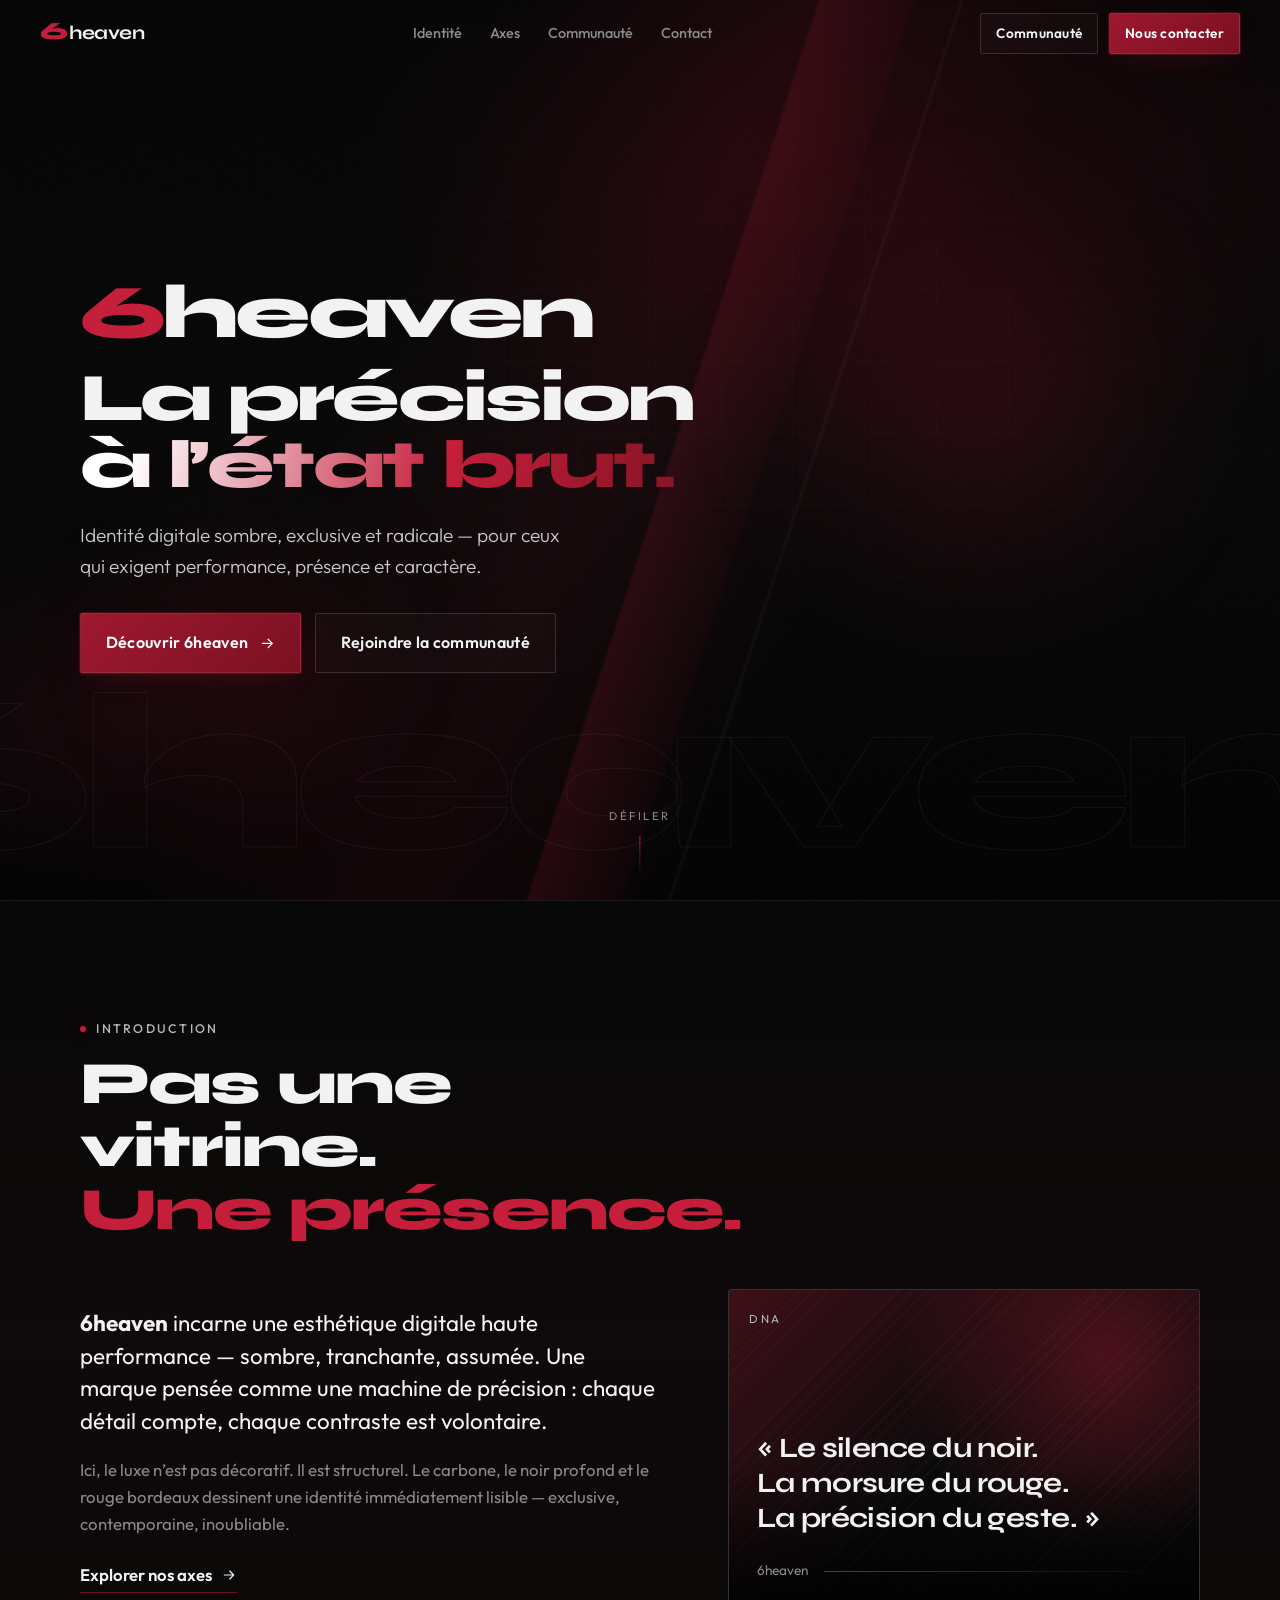
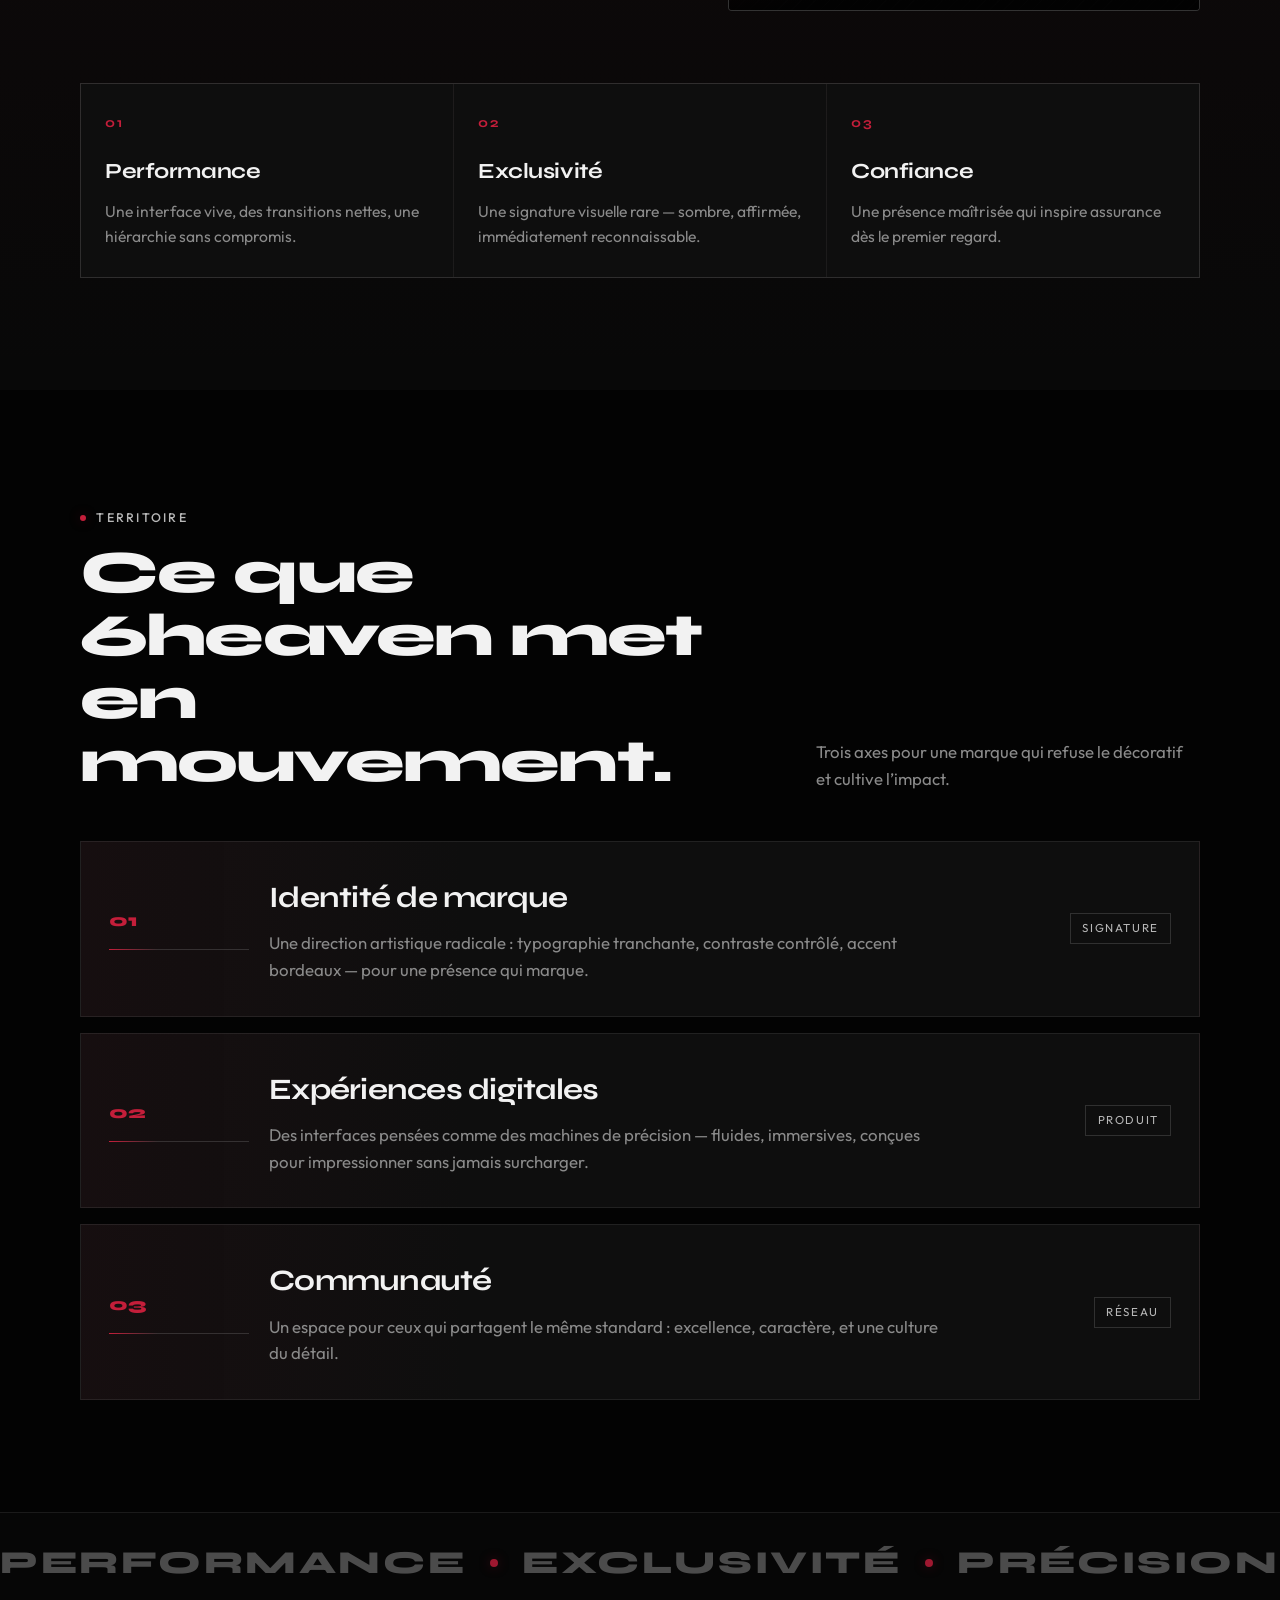
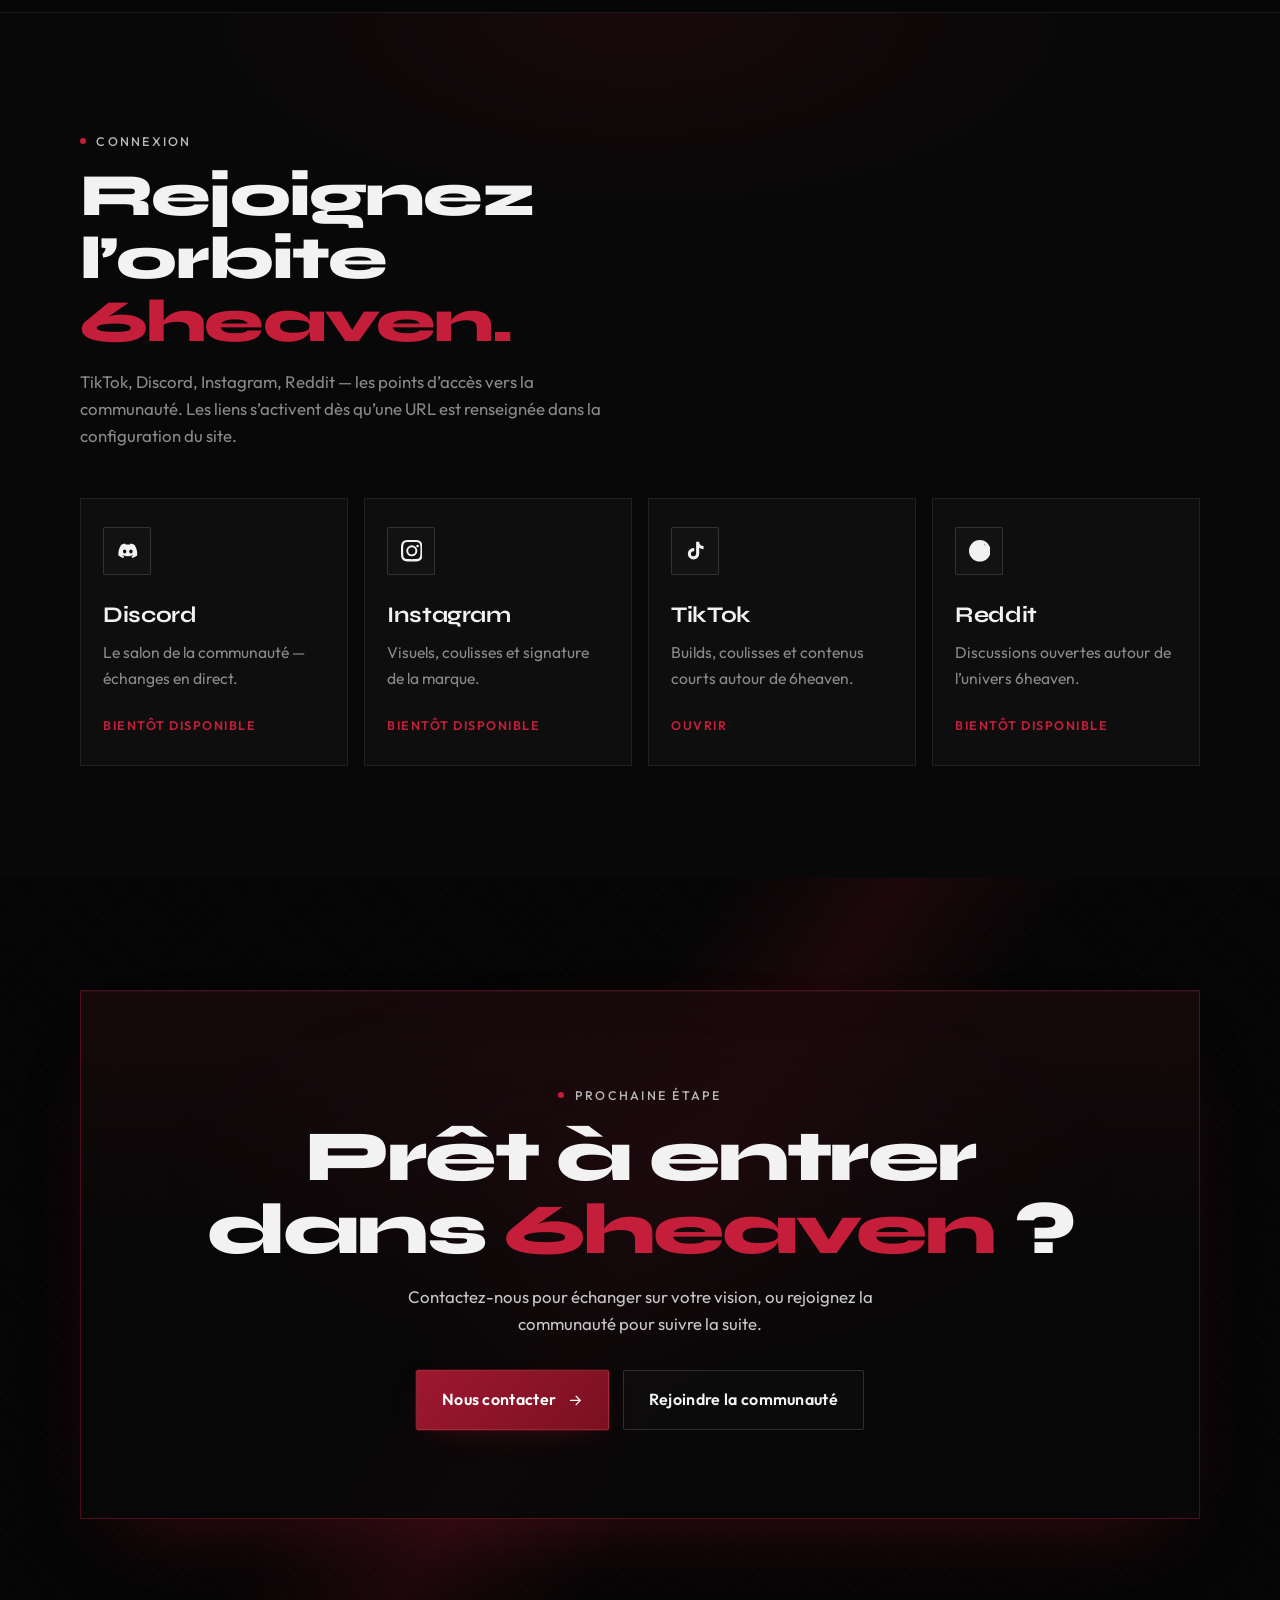
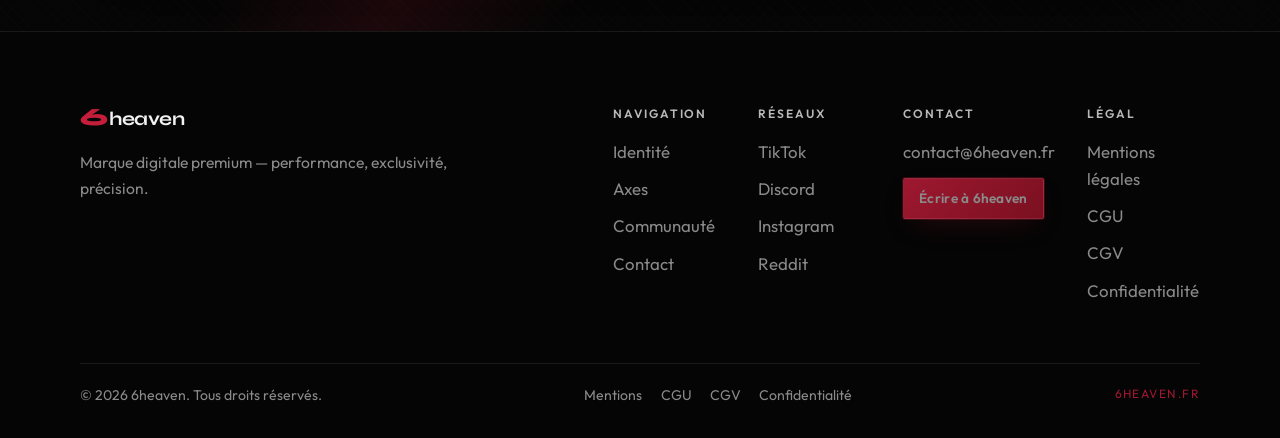
<file: index.html>
<!DOCTYPE html>
<html lang="fr">
  <head>
    <meta charset="UTF-8" />
    <meta name="viewport" content="width=device-width, initial-scale=1.0" />
    <meta
      name="description"
      content="6heaven — marque digitale premium. Performance, exclusivité et identité visuelle radicale."
    />
    <meta name="theme-color" content="#050505" />
    <link rel="icon" href="assets/favicon.svg" type="image/svg+xml" />
    <title>6heaven — Performance. Exclusivité. Identité.</title>
    <link rel="preconnect" href="https://fonts.googleapis.com" />
    <link rel="preconnect" href="https://fonts.gstatic.com" crossorigin />
    <link
      href="https://fonts.googleapis.com/css2?family=Outfit:wght@300;400;500;600;700&family=Syne:wght@600;700;800&display=swap"
      rel="stylesheet"
    />
    <link rel="stylesheet" href="css/styles.css" />
    <link rel="stylesheet" href="css/legal.css" />
  </head>
  <body>
    <a class="skip-link" href="#contenu">Aller au contenu</a>

    <div class="noise" aria-hidden="true"></div>
    <div class="cursor-glow" aria-hidden="true"></div>

    <header class="site-header" id="navigation">
      <div class="header-inner">
        <a class="brand" href="#accueil" aria-label="6heaven — accueil">
          <span class="brand-mark" aria-hidden="true">6</span>
          <span class="brand-text">heaven</span>
        </a>

        <nav class="nav-desktop" aria-label="Navigation principale">
          <a href="#identite">Identité</a>
          <a href="#axes">Axes</a>
          <a href="#communaute">Communauté</a>
          <a href="#contact">Contact</a>
        </nav>

        <div class="header-actions">
          <a class="btn btn-ghost btn-sm header-cta-secondary" href="#communaute"
            >Communauté</a
          >
          <a class="btn btn-primary btn-sm" href="#contact">Nous contacter</a>
          <button
            class="nav-toggle"
            type="button"
            aria-expanded="false"
            aria-controls="nav-mobile"
            aria-label="Ouvrir le menu"
          >
            <span></span><span></span><span></span>
          </button>
        </div>
      </div>

      <div class="nav-mobile" id="nav-mobile" hidden>
        <nav aria-label="Navigation mobile">
          <a href="#identite">Identité</a>
          <a href="#axes">Axes</a>
          <a href="#communaute">Communauté</a>
          <a href="#contact">Contact</a>
        </nav>
        <div class="nav-mobile-actions">
          <a class="btn btn-primary" href="#contact">Nous contacter</a>
          <a class="btn btn-ghost" href="#communaute">Rejoindre la communauté</a>
        </div>
      </div>
    </header>

    <main id="contenu">
      <!-- HERO -->
      <section class="hero" id="accueil">
        <div class="hero-bg" aria-hidden="true">
          <div class="hero-carbon"></div>
          <div class="hero-sweep"></div>
          <div class="hero-orb hero-orb--a"></div>
          <div class="hero-orb hero-orb--b"></div>
          <div class="hero-grid"></div>
          <div class="hero-slash"></div>
          <div class="hero-brand-ghost">6heaven</div>
        </div>

        <div class="hero-content">
          <p class="hero-brand reveal" data-reveal>
            <span class="hero-brand-mark">6</span>heaven
          </p>

          <h1 class="hero-title reveal" data-reveal>
            <span class="title-line">La précision</span>
            <span class="title-line title-line--accent">à l’état brut.</span>
          </h1>

          <p class="hero-lead reveal" data-reveal>
            Identité digitale sombre, exclusive et radicale — pour ceux qui
            exigent performance, présence et caractère.
          </p>

          <div class="hero-cta reveal" data-reveal>
            <a class="btn btn-primary btn-lg" href="#identite">
              Découvrir 6heaven
              <svg viewBox="0 0 24 24" aria-hidden="true">
                <path
                  d="M5 12h14M13 6l6 6-6 6"
                  fill="none"
                  stroke="currentColor"
                  stroke-width="1.75"
                  stroke-linecap="round"
                  stroke-linejoin="round"
                />
              </svg>
            </a>
            <a class="btn btn-ghost btn-lg" href="#communaute"
              >Rejoindre la communauté</a
            >
          </div>
        </div>

        <a class="scroll-hint" href="#identite" aria-label="Défiler vers l’identité">
          <span>Défiler</span>
          <span class="scroll-line"></span>
        </a>
      </section>

      <!-- IDENTITY -->
      <section class="section identity" id="identite">
        <div class="section-shell">
          <div class="section-heading reveal" data-reveal>
            <p class="eyebrow">
              <span class="eyebrow-dot"></span>
              Introduction
            </p>
            <h2>
              Pas une vitrine.<br />
              <em>Une présence.</em>
            </h2>
          </div>

          <div class="identity-grid">
            <div class="identity-copy reveal" data-reveal>
              <p class="lede">
                <strong>6heaven</strong> incarne une esthétique digitale haute
                performance — sombre, tranchante, assumée. Une marque pensée
                comme une machine de précision : chaque détail compte, chaque
                contraste est volontaire.
              </p>
              <p>
                Ici, le luxe n’est pas décoratif. Il est structurel. Le carbone,
                le noir profond et le rouge bordeaux dessinent une identité
                immédiatement lisible — exclusive, contemporaine, inoubliable.
              </p>
              <a class="text-link" href="#axes">
                Explorer nos axes
                <svg viewBox="0 0 24 24" aria-hidden="true">
                  <path
                    d="M5 12h14M13 6l6 6-6 6"
                    fill="none"
                    stroke="currentColor"
                    stroke-width="1.75"
                    stroke-linecap="round"
                    stroke-linejoin="round"
                  />
                </svg>
              </a>
            </div>

            <div class="identity-visual reveal" data-reveal>
              <div class="id-card">
                <div class="id-card-bg"></div>
                <div class="id-card-content">
                  <span class="id-kicker">DNA</span>
                  <p class="id-quote">
                    « Le silence du noir.<br />
                    La morsure du rouge.<br />
                    La précision du geste. »
                  </p>
                  <div class="id-footer">
                    <span>6heaven</span>
                    <span class="id-bar"></span>
                  </div>
                </div>
              </div>
            </div>
          </div>

          <div class="pillars reveal" data-reveal>
            <article class="pillar">
              <span class="pillar-index">01</span>
              <h3>Performance</h3>
              <p>
                Une interface vive, des transitions nettes, une hiérarchie
                sans compromis.
              </p>
            </article>
            <article class="pillar">
              <span class="pillar-index">02</span>
              <h3>Exclusivité</h3>
              <p>
                Une signature visuelle rare — sombre, affirmée, immédiatement
                reconnaissable.
              </p>
            </article>
            <article class="pillar">
              <span class="pillar-index">03</span>
              <h3>Confiance</h3>
              <p>
                Une présence maîtrisée qui inspire assurance dès le premier
                regard.
              </p>
            </article>
          </div>
        </div>
      </section>

      <!-- AXES -->
      <section class="section axes" id="axes">
        <div class="section-shell">
          <div class="section-heading section-heading--split reveal" data-reveal>
            <div>
              <p class="eyebrow">
                <span class="eyebrow-dot"></span>
                Territoire
              </p>
              <h2>Ce que 6heaven met en mouvement.</h2>
            </div>
            <p class="section-aside">
              Trois axes pour une marque qui refuse le décoratif et cultive
              l’impact.
            </p>
          </div>

          <div class="axis-list">
            <article class="axis-item reveal" data-reveal>
              <div class="axis-index">
                <span>01</span>
                <div class="axis-track"><i></i></div>
              </div>
              <div class="axis-body">
                <h3>Identité de marque</h3>
                <p>
                  Une direction artistique radicale : typographie tranchante,
                  contraste contrôlé, accent bordeaux — pour une présence qui
                  marque.
                </p>
              </div>
              <div class="axis-tag">Signature</div>
            </article>

            <article class="axis-item reveal" data-reveal>
              <div class="axis-index">
                <span>02</span>
                <div class="axis-track"><i></i></div>
              </div>
              <div class="axis-body">
                <h3>Expériences digitales</h3>
                <p>
                  Des interfaces pensées comme des machines de précision —
                  fluides, immersives, conçues pour impressionner sans jamais
                  surcharger.
                </p>
              </div>
              <div class="axis-tag">Produit</div>
            </article>

            <article class="axis-item reveal" data-reveal>
              <div class="axis-index">
                <span>03</span>
                <div class="axis-track"><i></i></div>
              </div>
              <div class="axis-body">
                <h3>Communauté</h3>
                <p>
                  Un espace pour ceux qui partagent le même standard :
                  excellence, caractère, et une culture du détail.
                </p>
              </div>
              <div class="axis-tag">Réseau</div>
            </article>
          </div>
        </div>
      </section>

      <!-- STRIP -->
      <section class="marquee-section" aria-hidden="true">
        <div class="marquee">
          <div class="marquee-track">
            <span>PERFORMANCE</span><span class="mq-dot"></span>
            <span>EXCLUSIVITÉ</span><span class="mq-dot"></span>
            <span>PRÉCISION</span><span class="mq-dot"></span>
            <span>CARBONE</span><span class="mq-dot"></span>
            <span>BORDEAUX</span><span class="mq-dot"></span>
            <span>6HEAVEN</span><span class="mq-dot"></span>
            <span>PERFORMANCE</span><span class="mq-dot"></span>
            <span>EXCLUSIVITÉ</span><span class="mq-dot"></span>
            <span>PRÉCISION</span><span class="mq-dot"></span>
            <span>CARBONE</span><span class="mq-dot"></span>
            <span>BORDEAUX</span><span class="mq-dot"></span>
            <span>6HEAVEN</span><span class="mq-dot"></span>
          </div>
        </div>
      </section>

      <!-- COMMUNITY -->
      <section class="section community" id="communaute">
        <div class="section-shell">
          <div class="section-heading reveal" data-reveal>
            <p class="eyebrow">
              <span class="eyebrow-dot"></span>
              Connexion
            </p>
            <h2>
              Rejoignez l’orbite<br />
              <em>6heaven.</em>
            </h2>
            <p class="section-lead">
              TikTok, Discord, Instagram, Reddit — les points d’accès vers la
              communauté. Les liens s’activent dès qu’une URL est renseignée
              dans la configuration du site.
            </p>
          </div>

          <div class="social-grid">
            <a
              class="social-card reveal"
              data-reveal
              data-social="discord"
              href="#communaute"
              aria-disabled="true"
            >
              <div class="social-icon" aria-hidden="true">
                <svg viewBox="0 0 24 24">
                  <path
                    fill="currentColor"
                    d="M19.27 5.33C17.94 4.71 16.5 4.26 15 4a.09.09 0 0 0-.07.03c-.18.33-.39.76-.53 1.09a16.1 16.1 0 0 0-4.8 0c-.14-.34-.36-.76-.54-1.09-.01-.02-.04-.03-.07-.03-1.5.26-2.93.71-4.27 1.33-.01 0-.02.01-.03.02-2.72 4.07-3.47 8.03-3.1 11.95 0 .02.01.04.03.05 1.8 1.32 3.53 2.12 5.24 2.65.03.01.06 0 .07-.02.4-.55.76-1.13 1.07-1.74.02-.04 0-.08-.04-.09-.57-.22-1.11-.48-1.64-.78-.04-.02-.04-.08-.01-.11.11-.08.22-.17.33-.25.02-.01.05-.01.07 0 3.44 1.57 7.15 1.57 10.55 0 .02-.01.05-.01.07 0 .11.09.22.17.33.26.04.03.04.09-.01.11-.52.31-1.07.56-1.64.78-.04.01-.05.06-.04.09.32.61.68 1.19 1.07 1.74.03.02.06.03.1.02 1.72-.53 3.45-1.33 5.25-2.65.02-.01.03-.03.03-.05.44-4.53-.73-8.46-3.1-11.95-.01-.01-.02-.02-.04-.02zM8.52 14.91c-1.03 0-1.89-.95-1.89-2.12s.84-2.12 1.89-2.12c1.06 0 1.9.96 1.89 2.12 0 1.17-.84 2.12-1.89 2.12zm6.97 0c-1.03 0-1.89-.95-1.89-2.12s.84-2.12 1.89-2.12c1.06 0 1.9.96 1.89 2.12 0 1.17-.83 2.12-1.89 2.12z"
                  />
                </svg>
              </div>
              <div class="social-copy">
                <h3>Discord</h3>
                <p>Le salon de la communauté — échanges en direct.</p>
                <span class="social-cta">Bientôt disponible</span>
              </div>
            </a>

            <a
              class="social-card reveal"
              data-reveal
              data-social="instagram"
              href="#communaute"
              aria-disabled="true"
            >
              <div class="social-icon" aria-hidden="true">
                <svg viewBox="0 0 24 24">
                  <path
                    fill="currentColor"
                    d="M12 2.16c3.2 0 3.58.01 4.85.07 3.12.14 4.51 1.59 4.66 4.66.06 1.27.07 1.65.07 4.85s-.01 3.58-.07 4.85c-.14 3.06-1.53 4.51-4.66 4.66-1.27.06-1.65.07-4.85.07s-3.58-.01-4.85-.07c-3.12-.14-4.51-1.59-4.66-4.66-.06-1.27-.07-1.65-.07-4.85s.01-3.58.07-4.85C2.64 3.82 4.03 2.37 7.15 2.23 8.42 2.17 8.8 2.16 12 2.16zm0-2.16C8.74 0 8.33.01 7.05.07 2.7.27.27 2.69.07 7.05.01 8.33 0 8.74 0 12s.01 3.67.07 4.95c.2 4.36 2.62 6.78 6.98 6.98C8.33 23.99 8.74 24 12 24s3.67-.01 4.95-.07c4.35-.2 6.78-2.62 6.98-6.98.06-1.28.07-1.69.07-4.95s-.01-3.67-.07-4.95C23.73 2.7 21.31.27 16.95.07 15.67.01 15.26 0 12 0zm0 5.84a6.16 6.16 0 1 0 0 12.32 6.16 6.16 0 0 0 0-12.32zM12 16a4 4 0 1 1 0-8 4 4 0 0 1 0 8zm6.41-10.85a1.44 1.44 0 1 0 0 2.88 1.44 1.44 0 0 0 0-2.88z"
                  />
                </svg>
              </div>
              <div class="social-copy">
                <h3>Instagram</h3>
                <p>Visuels, coulisses et signature de la marque.</p>
                <span class="social-cta">Bientôt disponible</span>
              </div>
            </a>

            <a
              class="social-card reveal"
              data-reveal
              data-social="tiktok"
              href="#communaute"
              aria-disabled="true"
            >
              <div class="social-icon" aria-hidden="true">
                <svg viewBox="0 0 24 24">
                  <path
                    fill="currentColor"
                    d="M19.59 6.69a4.83 4.83 0 0 1-3.77-4.25V2h-3.45v13.67a2.89 2.89 0 0 1-2.88 2.5 2.89 2.89 0 0 1-2.89-2.89 2.89 2.89 0 0 1 2.89-2.89c.28 0 .54.04.79.1V9.01a6.27 6.27 0 0 0-.79-.05 6.34 6.34 0 0 0-6.34 6.34 6.34 6.34 0 0 0 6.34 6.34 6.34 6.34 0 0 0 6.33-6.34V8.69a8.18 8.18 0 0 0 4.78 1.52V6.76a4.85 4.85 0 0 1-1.01-.07z"
                  />
                </svg>
              </div>
              <div class="social-copy">
                <h3>TikTok</h3>
                <p>Builds, coulisses et contenus courts autour de 6heaven.</p>
                <span class="social-cta">Bientôt disponible</span>
              </div>
            </a>

            <a
              class="social-card reveal"
              data-reveal
              data-social="reddit"
              href="#communaute"
              aria-disabled="true"
            >
              <div class="social-icon" aria-hidden="true">
                <svg viewBox="0 0 24 24">
                  <path
                    fill="currentColor"
                    d="M12 0A12 12 0 0 0 0 12a12 12 0 0 0 12 12 12 12 0 0 0 12-12A12 12 0 0 0 12 0zm5.01 4.74c.69 0 1.25.56 1.25 1.25a1.25 1.25 0 0 1-2.44.56l-2.53-.96c-.45-.17-.95.12-.95.61v.3c-.01.02-.02.04-.02.07-.86.1-1.66.35-2.34.71-.74-.48-1.56-.78-2.44-.78C5.69 6.5 4.5 7.69 4.5 9.15c0 .86.42 1.62 1.06 2.11-.03.2-.06.4-.06.61 0 3.02 3.48 5.47 7.76 5.47s7.76-2.45 7.76-5.47c0-.2-.03-.4-.06-.61.65-.49 1.07-1.25 1.07-2.11 0-.69-.56-1.25-1.25-1.25-.46 0-.86.25-1.08.62-.9-.55-2.08-.93-3.4-1.06V7.2l2.55.97c.2.57.74.97 1.37.97zM9.15 11.4c.69 0 1.25.56 1.25 1.25s-.56 1.25-1.25 1.25a1.25 1.25 0 0 1 0-2.5zm5.7 0c.69 0 1.25.56 1.25 1.25s-.56 1.25-1.25 1.25a1.25 1.25 0 0 1 0-2.5zm-6.36 3.56c.2-.2.53-.2.73 0 1.04 1.04 3.07 1.04 4.11 0 .2-.2.53-.2.73 0 .2.2.2.53 0 .73-1.44 1.44-4.13 1.44-5.57 0-.2-.2-.2-.53 0-.73z"
                  />
                </svg>
              </div>
              <div class="social-copy">
                <h3>Reddit</h3>
                <p>Discussions ouvertes autour de l’univers 6heaven.</p>
                <span class="social-cta">Bientôt disponible</span>
              </div>
            </a>
          </div>
        </div>
      </section>

      <!-- FINAL CTA -->
      <section class="section finale" id="contact">
        <div class="finale-bg" aria-hidden="true">
          <div class="finale-carbon"></div>
          <div class="finale-glow"></div>
          <div class="finale-slash"></div>
        </div>
        <div class="section-shell finale-inner reveal" data-reveal>
          <p class="eyebrow">
            <span class="eyebrow-dot"></span>
            Prochaine étape
          </p>
          <h2>
            Prêt à entrer<br />
            dans <em>6heaven</em>&nbsp;?
          </h2>
          <p class="finale-lead">
            Contactez-nous pour échanger sur votre vision, ou rejoignez la
            communauté pour suivre la suite.
          </p>
          <div class="finale-actions">
            <a class="btn btn-primary btn-lg" href="mailto:contact@6heaven.fr">
              Nous contacter
              <svg viewBox="0 0 24 24" aria-hidden="true">
                <path
                  d="M5 12h14M13 6l6 6-6 6"
                  fill="none"
                  stroke="currentColor"
                  stroke-width="1.75"
                  stroke-linecap="round"
                  stroke-linejoin="round"
                />
              </svg>
            </a>
            <a class="btn btn-ghost btn-lg" href="#communaute"
              >Rejoindre la communauté</a
            >
          </div>
        </div>
      </section>
    </main>

    <footer class="site-footer">
      <div class="footer-shell">
        <div class="footer-brand">
          <a class="brand" href="#accueil" aria-label="6heaven — accueil">
            <span class="brand-mark" aria-hidden="true">6</span>
            <span class="brand-text">heaven</span>
          </a>
          <p>Marque digitale premium — performance, exclusivité, précision.</p>
        </div>

        <div class="footer-cols">
          <div>
            <h3>Navigation</h3>
            <a href="#identite">Identité</a>
            <a href="#axes">Axes</a>
            <a href="#communaute">Communauté</a>
            <a href="#contact">Contact</a>
          </div>
          <div>
            <h3>Réseaux</h3>
            <a href="#communaute" data-social="tiktok">TikTok</a>
            <a href="#communaute" data-social="discord">Discord</a>
            <a href="#communaute" data-social="instagram">Instagram</a>
            <a href="#communaute" data-social="reddit">Reddit</a>
          </div>
          <div>
            <h3>Contact</h3>
            <a href="mailto:contact@6heaven.fr">contact@6heaven.fr</a>
            <a class="btn btn-primary btn-sm footer-cta" href="#contact"
              >Écrire à 6heaven</a
            >
          </div>
          <div>
            <h3>Légal</h3>
            <a href="mentions-legales.html">Mentions légales</a>
            <a href="cgu.html">CGU</a>
            <a href="cgv.html">CGV</a>
            <a href="confidentialite.html">Confidentialité</a>
          </div>
        </div>
      </div>

      <div class="footer-bottom">
        <p>© <span data-year></span> 6heaven. Tous droits réservés.</p>
        <p class="footer-legal-links">
          <a href="mentions-legales.html">Mentions</a>
          <a href="cgu.html">CGU</a>
          <a href="cgv.html">CGV</a>
          <a href="confidentialite.html">Confidentialité</a>
        </p>
        <p class="footer-domain">6heaven.fr</p>
      </div>
    </footer>

    <script src="js/config.js"></script>
    <script src="js/main.js"></script>
  </body>
</html>
</file>
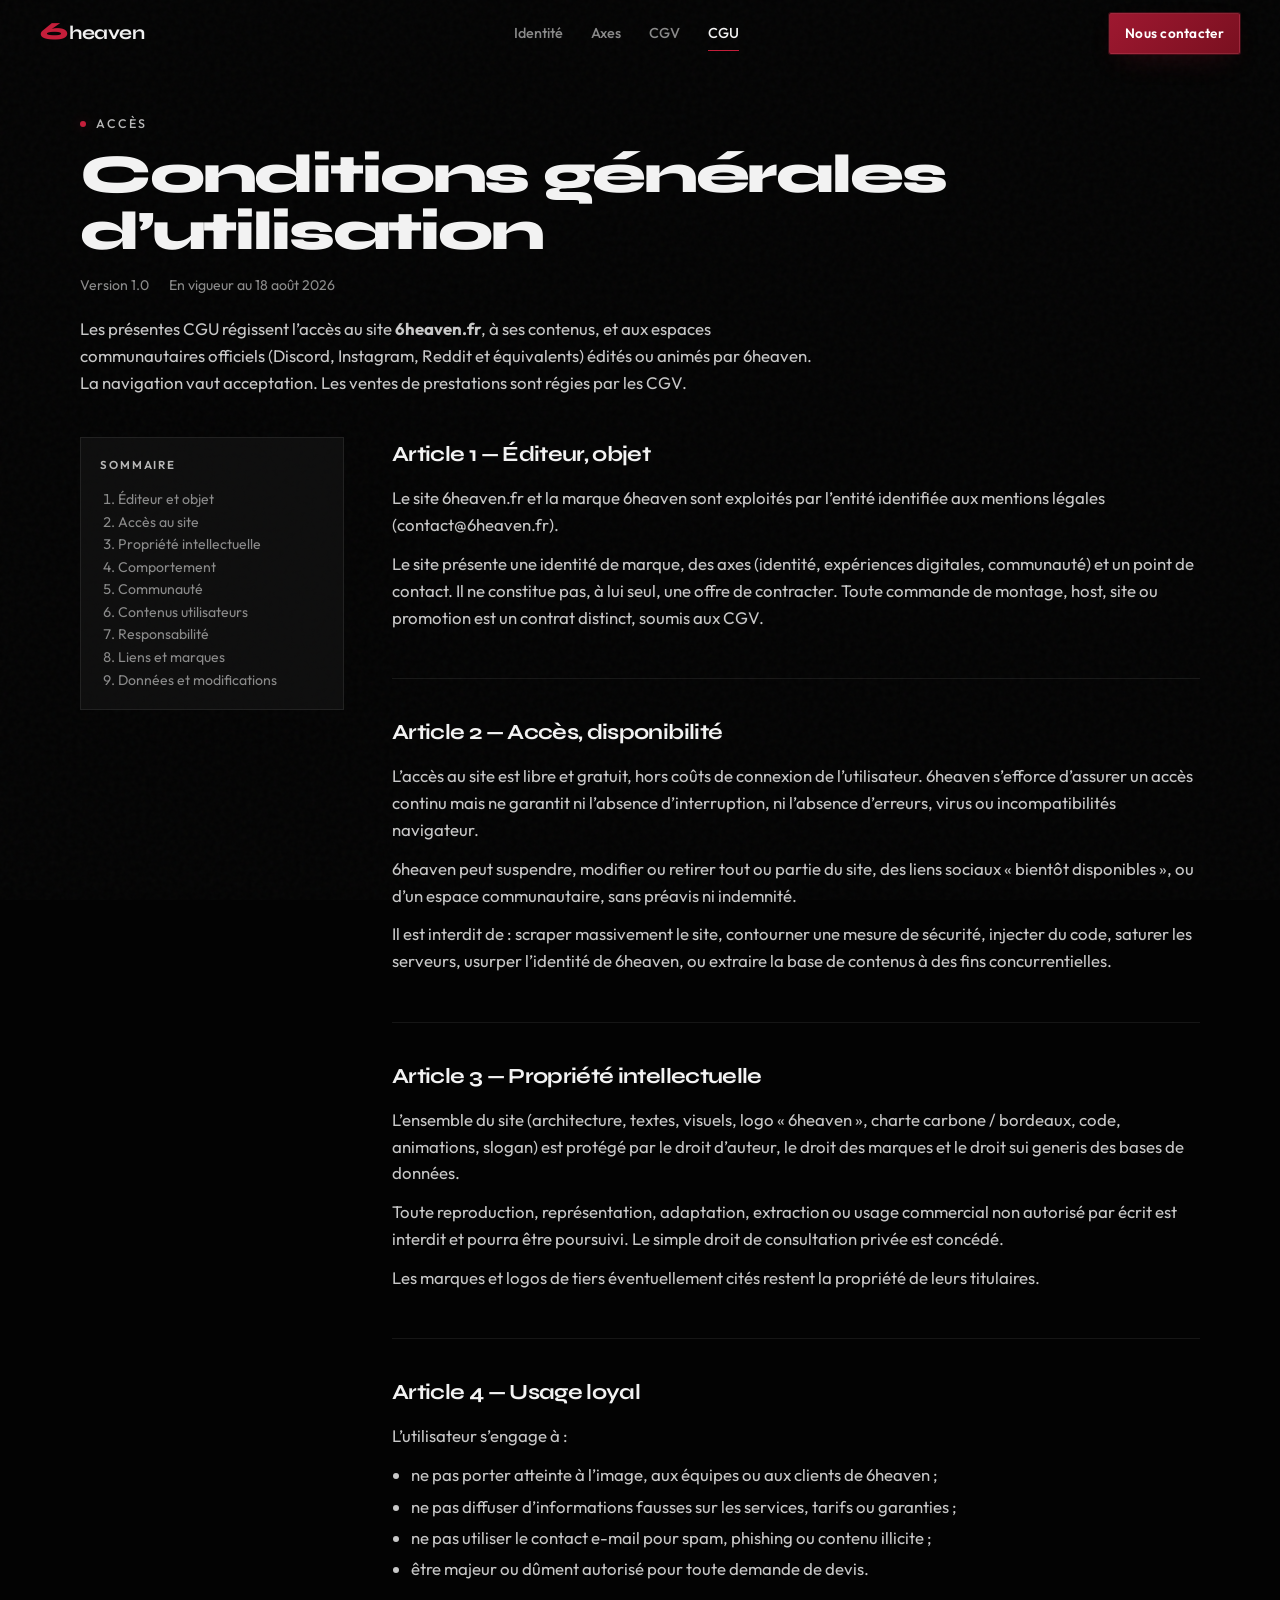
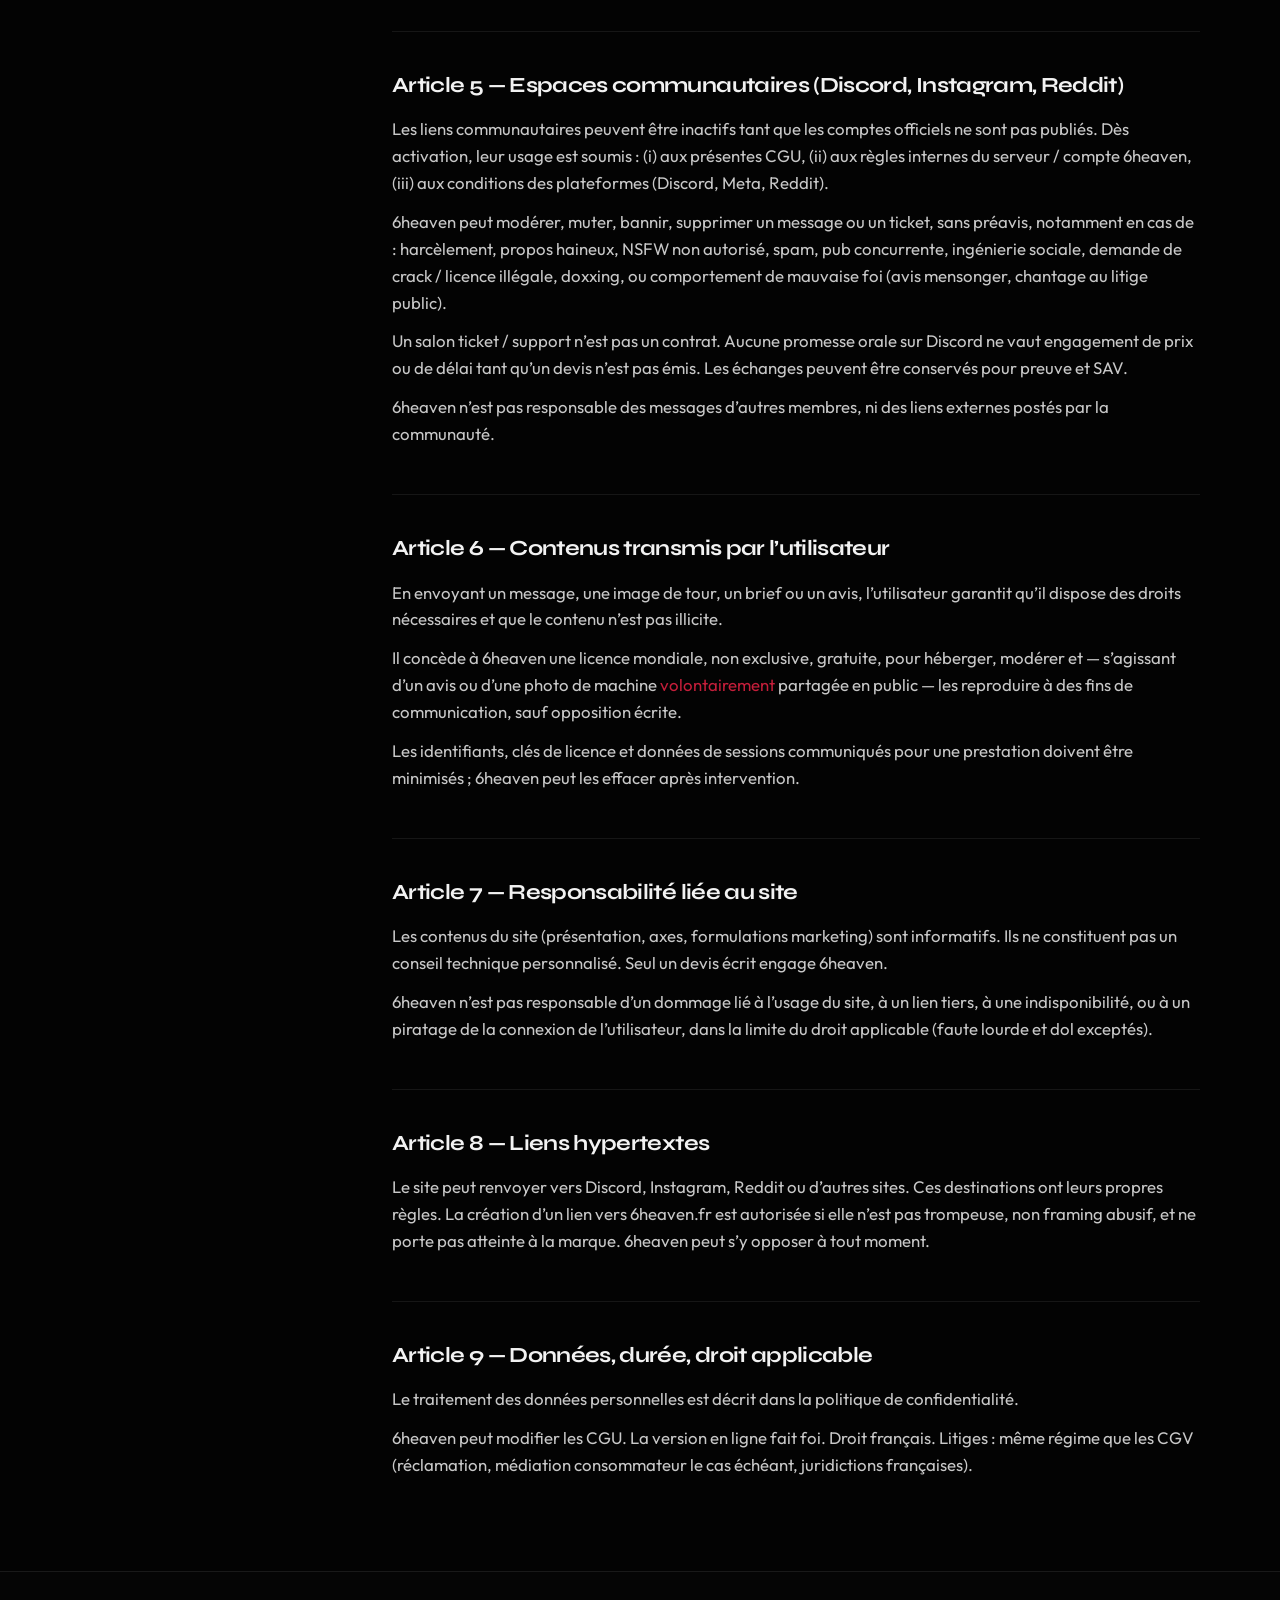
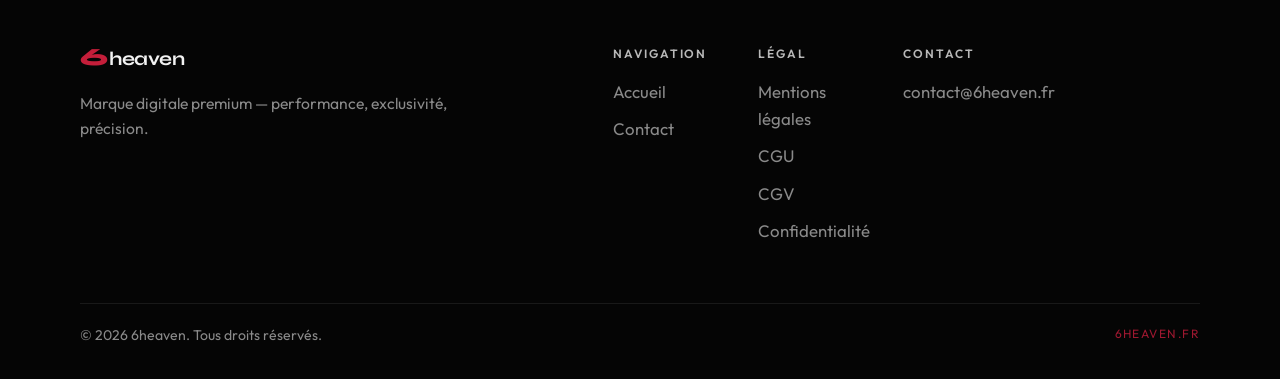
<file: cgu.html>
<!DOCTYPE html>
<html lang="fr">
  <head>
    <meta charset="UTF-8" />
    <meta name="viewport" content="width=device-width, initial-scale=1.0" />
    <meta
      name="description"
      content="Conditions générales d’utilisation du site et des espaces communautaires 6heaven."
    />
    <meta name="theme-color" content="#050505" />
    <link rel="icon" href="assets/favicon.svg" type="image/svg+xml" />
    <title>CGU — 6heaven</title>
    <link rel="preconnect" href="https://fonts.googleapis.com" />
    <link rel="preconnect" href="https://fonts.gstatic.com" crossorigin />
    <link
      href="https://fonts.googleapis.com/css2?family=Outfit:wght@300;400;500;600;700&family=Syne:wght@600;700;800&display=swap"
      rel="stylesheet"
    />
    <link rel="stylesheet" href="css/styles.css" />
    <link rel="stylesheet" href="css/legal.css" />
  </head>
  <body>
    <a class="skip-link" href="#contenu">Aller au contenu</a>
    <div class="noise" aria-hidden="true"></div>

    <header class="site-header is-scrolled" id="navigation">
      <div class="header-inner">
        <a class="brand" href="index.html" aria-label="6heaven — accueil">
          <span class="brand-mark" aria-hidden="true">6</span>
          <span class="brand-text">heaven</span>
        </a>
        <nav class="nav-desktop" aria-label="Navigation principale">
          <a href="index.html#identite">Identité</a>
          <a href="index.html#axes">Axes</a>
          <a href="cgv.html">CGV</a>
          <a href="cgu.html" class="is-active">CGU</a>
        </nav>
        <div class="header-actions">
          <a class="btn btn-primary btn-sm" href="mailto:contact@6heaven.fr">Nous contacter</a>
          <button class="nav-toggle" type="button" aria-expanded="false" aria-controls="nav-mobile" aria-label="Ouvrir le menu">
            <span></span><span></span><span></span>
          </button>
        </div>
      </div>
      <div class="nav-mobile" id="nav-mobile" hidden>
        <nav aria-label="Navigation mobile">
          <a href="index.html">Accueil</a>
          <a href="cgv.html">CGV</a>
          <a href="cgu.html">CGU</a>
          <a href="mentions-legales.html">Mentions légales</a>
          <a href="confidentialite.html">Confidentialité</a>
        </nav>
      </div>
    </header>

    <main id="contenu" class="legal-main">
      <header class="legal-hero">
        <p class="eyebrow"><span class="eyebrow-dot"></span> Accès</p>
        <h1>Conditions générales d’utilisation</h1>
        <p class="legal-meta">
          <span>Version 1.0</span>
          <span>En vigueur au 18 août 2026</span>
        </p>
        <p class="legal-lead">
          Les présentes CGU régissent l’accès au site <strong>6heaven.fr</strong>,
          à ses contenus, et aux espaces communautaires officiels (Discord,
          Instagram, Reddit et équivalents) édités ou animés par 6heaven.
          La navigation vaut acceptation. Les ventes de prestations sont
          régies par les <a href="cgv.html">CGV</a>.
        </p>
      </header>

      <div class="legal-layout">
        <aside class="legal-toc">
          <h2>Sommaire</h2>
          <ol>
            <li><a href="#u1">Éditeur et objet</a></li>
            <li><a href="#u2">Accès au site</a></li>
            <li><a href="#u3">Propriété intellectuelle</a></li>
            <li><a href="#u4">Comportement</a></li>
            <li><a href="#u5">Communauté</a></li>
            <li><a href="#u6">Contenus utilisateurs</a></li>
            <li><a href="#u7">Responsabilité</a></li>
            <li><a href="#u8">Liens et marques</a></li>
            <li><a href="#u9">Données et modifications</a></li>
          </ol>
        </aside>

        <div class="legal-body">
          <article id="u1">
            <h2>Article 1 — Éditeur, objet</h2>
            <p>
              Le site 6heaven.fr et la marque 6heaven sont exploités par
              l’entité identifiée aux
              <a href="mentions-legales.html">mentions légales</a>
              (<a href="mailto:contact@6heaven.fr">contact@6heaven.fr</a>).
            </p>
            <p>
              Le site présente une identité de marque, des axes (identité,
              expériences digitales, communauté) et un point de contact.
              Il ne constitue pas, à lui seul, une offre de contracter.
              Toute commande de montage, host, site ou promotion est un
              contrat distinct, soumis aux CGV.
            </p>
          </article>

          <article id="u2">
            <h2>Article 2 — Accès, disponibilité</h2>
            <p>
              L’accès au site est libre et gratuit, hors coûts de connexion
              de l’utilisateur. 6heaven s’efforce d’assurer un accès
              continu mais ne garantit ni l’absence d’interruption, ni
              l’absence d’erreurs, virus ou incompatibilités navigateur.
            </p>
            <p>
              6heaven peut suspendre, modifier ou retirer tout ou partie
              du site, des liens sociaux « bientôt disponibles », ou d’un
              espace communautaire, sans préavis ni indemnité.
            </p>
            <p>
              Il est interdit de : scraper massivement le site, contourner
              une mesure de sécurité, injecter du code, saturer les
              serveurs, usurper l’identité de 6heaven, ou extraire la
              base de contenus à des fins concurrentielles.
            </p>
          </article>

          <article id="u3">
            <h2>Article 3 — Propriété intellectuelle</h2>
            <p>
              L’ensemble du site (architecture, textes, visuels, logo « 6heaven »,
              charte carbone / bordeaux, code, animations, slogan) est
              protégé par le droit d’auteur, le droit des marques et le
              droit sui generis des bases de données.
            </p>
            <p>
              Toute reproduction, représentation, adaptation, extraction
              ou usage commercial non autorisé par écrit est interdit et
              pourra être poursuivi. Le simple droit de consultation
              privée est concédé.
            </p>
            <p>
              Les marques et logos de tiers éventuellement cités restent
              la propriété de leurs titulaires.
            </p>
          </article>

          <article id="u4">
            <h2>Article 4 — Usage loyal</h2>
            <p>L’utilisateur s’engage à :</p>
            <ul>
              <li>ne pas porter atteinte à l’image, aux équipes ou aux clients de 6heaven ;</li>
              <li>ne pas diffuser d’informations fausses sur les services, tarifs ou garanties ;</li>
              <li>ne pas utiliser le contact e-mail pour spam, phishing ou contenu illicite ;</li>
              <li>être majeur ou dûment autorisé pour toute demande de devis.</li>
            </ul>
          </article>

          <article id="u5">
            <h2>Article 5 — Espaces communautaires (Discord, Instagram, Reddit)</h2>
            <p>
              Les liens communautaires peuvent être inactifs tant que les
              comptes officiels ne sont pas publiés. Dès activation, leur
              usage est soumis : (i) aux présentes CGU, (ii) aux règles
              internes du serveur / compte 6heaven, (iii) aux conditions
              des plateformes (Discord, Meta, Reddit).
            </p>
            <p>
              6heaven peut modérer, muter, bannir, supprimer un message
              ou un ticket, sans préavis, notamment en cas de :
              harcèlement, propos haineux, NSFW non autorisé, spam,
              pub concurrente, ingénierie sociale, demande de crack /
              licence illégale, doxxing, ou comportement de mauvaise foi
              (avis mensonger, chantage au litige public).
            </p>
            <p>
              Un salon ticket / support n’est pas un contrat. Aucune
              promesse orale sur Discord ne vaut engagement de prix ou
              de délai tant qu’un devis n’est pas émis. Les échanges
              peuvent être conservés pour preuve et SAV.
            </p>
            <p>
              6heaven n’est pas responsable des messages d’autres
              membres, ni des liens externes postés par la communauté.
            </p>
          </article>

          <article id="u6">
            <h2>Article 6 — Contenus transmis par l’utilisateur</h2>
            <p>
              En envoyant un message, une image de tour, un brief ou un
              avis, l’utilisateur garantit qu’il dispose des droits
              nécessaires et que le contenu n’est pas illicite.
            </p>
            <p>
              Il concède à 6heaven une licence mondiale, non exclusive,
              gratuite, pour héberger, modérer et — s’agissant d’un avis
              ou d’une photo de machine <em>volontairement</em> partagée
              en public — les reproduire à des fins de communication,
              sauf opposition écrite.
            </p>
            <p>
              Les identifiants, clés de licence et données de sessions
              communiqués pour une prestation doivent être minimisés ;
              6heaven peut les effacer après intervention.
            </p>
          </article>

          <article id="u7">
            <h2>Article 7 — Responsabilité liée au site</h2>
            <p>
              Les contenus du site (présentation, axes, formulations
              marketing) sont informatifs. Ils ne constituent pas un
              conseil technique personnalisé. Seul un devis écrit engage
              6heaven.
            </p>
            <p>
              6heaven n’est pas responsable d’un dommage lié à l’usage
              du site, à un lien tiers, à une indisponibilité, ou à un
              piratage de la connexion de l’utilisateur, dans la limite
              du droit applicable (faute lourde et dol exceptés).
            </p>
          </article>

          <article id="u8">
            <h2>Article 8 — Liens hypertextes</h2>
            <p>
              Le site peut renvoyer vers Discord, Instagram, Reddit ou
              d’autres sites. Ces destinations ont leurs propres règles.
              La création d’un lien vers 6heaven.fr est autorisée si elle
              n’est pas trompeuse, non framing abusif, et ne porte pas
              atteinte à la marque. 6heaven peut s’y opposer à tout moment.
            </p>
          </article>

          <article id="u9">
            <h2>Article 9 — Données, durée, droit applicable</h2>
            <p>
              Le traitement des données personnelles est décrit dans la
              <a href="confidentialite.html">politique de confidentialité</a>.
            </p>
            <p>
              6heaven peut modifier les CGU. La version en ligne fait foi.
              Droit français. Litiges : même régime que les CGV
              (réclamation, médiation consommateur le cas échéant,
              juridictions françaises).
            </p>
          </article>
        </div>
      </div>
    </main>

    <footer class="site-footer">
      <div class="footer-shell">
        <div class="footer-brand">
          <a class="brand" href="index.html" aria-label="6heaven — accueil">
            <span class="brand-mark" aria-hidden="true">6</span>
            <span class="brand-text">heaven</span>
          </a>
          <p>Marque digitale premium — performance, exclusivité, précision.</p>
        </div>
        <div class="footer-cols">
          <div>
            <h3>Navigation</h3>
            <a href="index.html">Accueil</a>
            <a href="index.html#contact">Contact</a>
          </div>
          <div>
            <h3>Légal</h3>
            <a href="mentions-legales.html">Mentions légales</a>
            <a href="cgu.html" class="is-current">CGU</a>
            <a href="cgv.html">CGV</a>
            <a href="confidentialite.html">Confidentialité</a>
          </div>
          <div>
            <h3>Contact</h3>
            <a href="mailto:contact@6heaven.fr">contact@6heaven.fr</a>
          </div>
        </div>
      </div>
      <div class="footer-bottom">
        <p>© <span data-year></span> 6heaven. Tous droits réservés.</p>
        <p class="footer-domain">6heaven.fr</p>
      </div>
    </footer>
    <script src="js/config.js"></script>
    <script src="js/main.js"></script>
  </body>
</html>
</file>
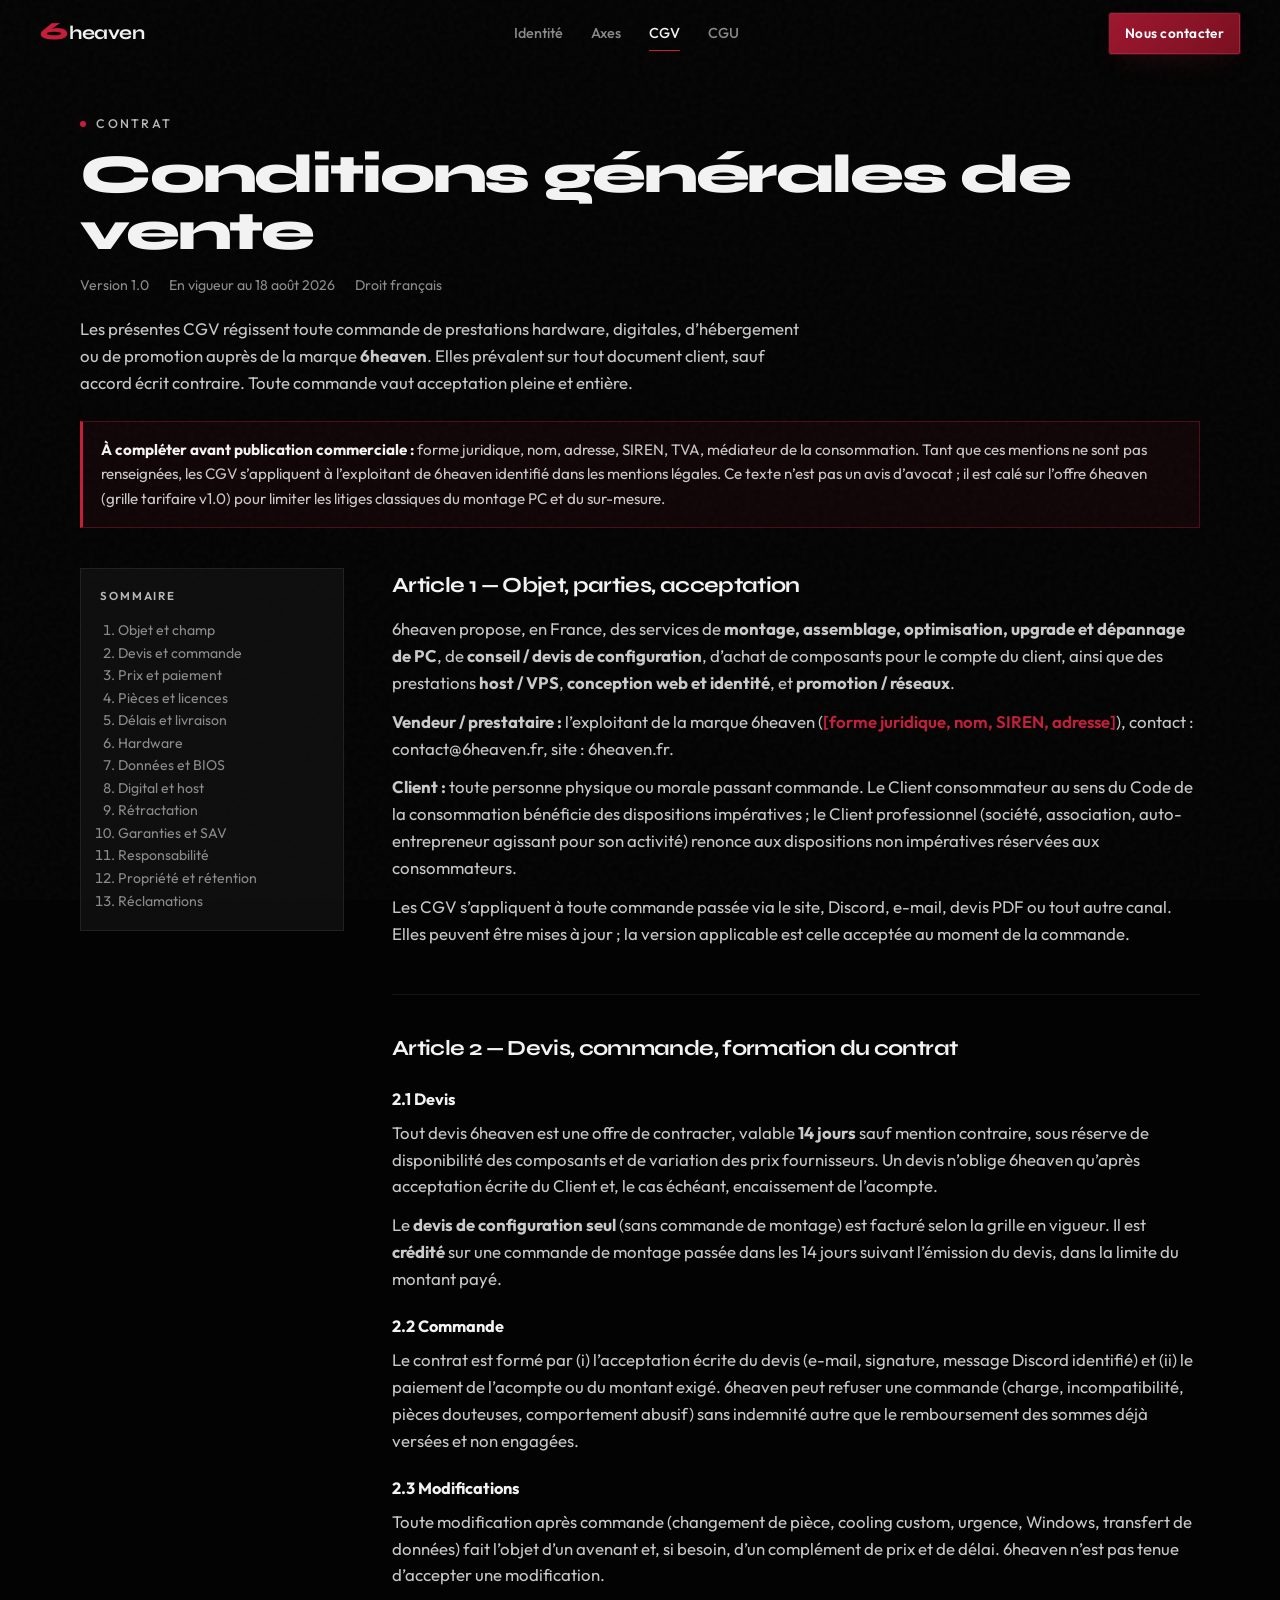
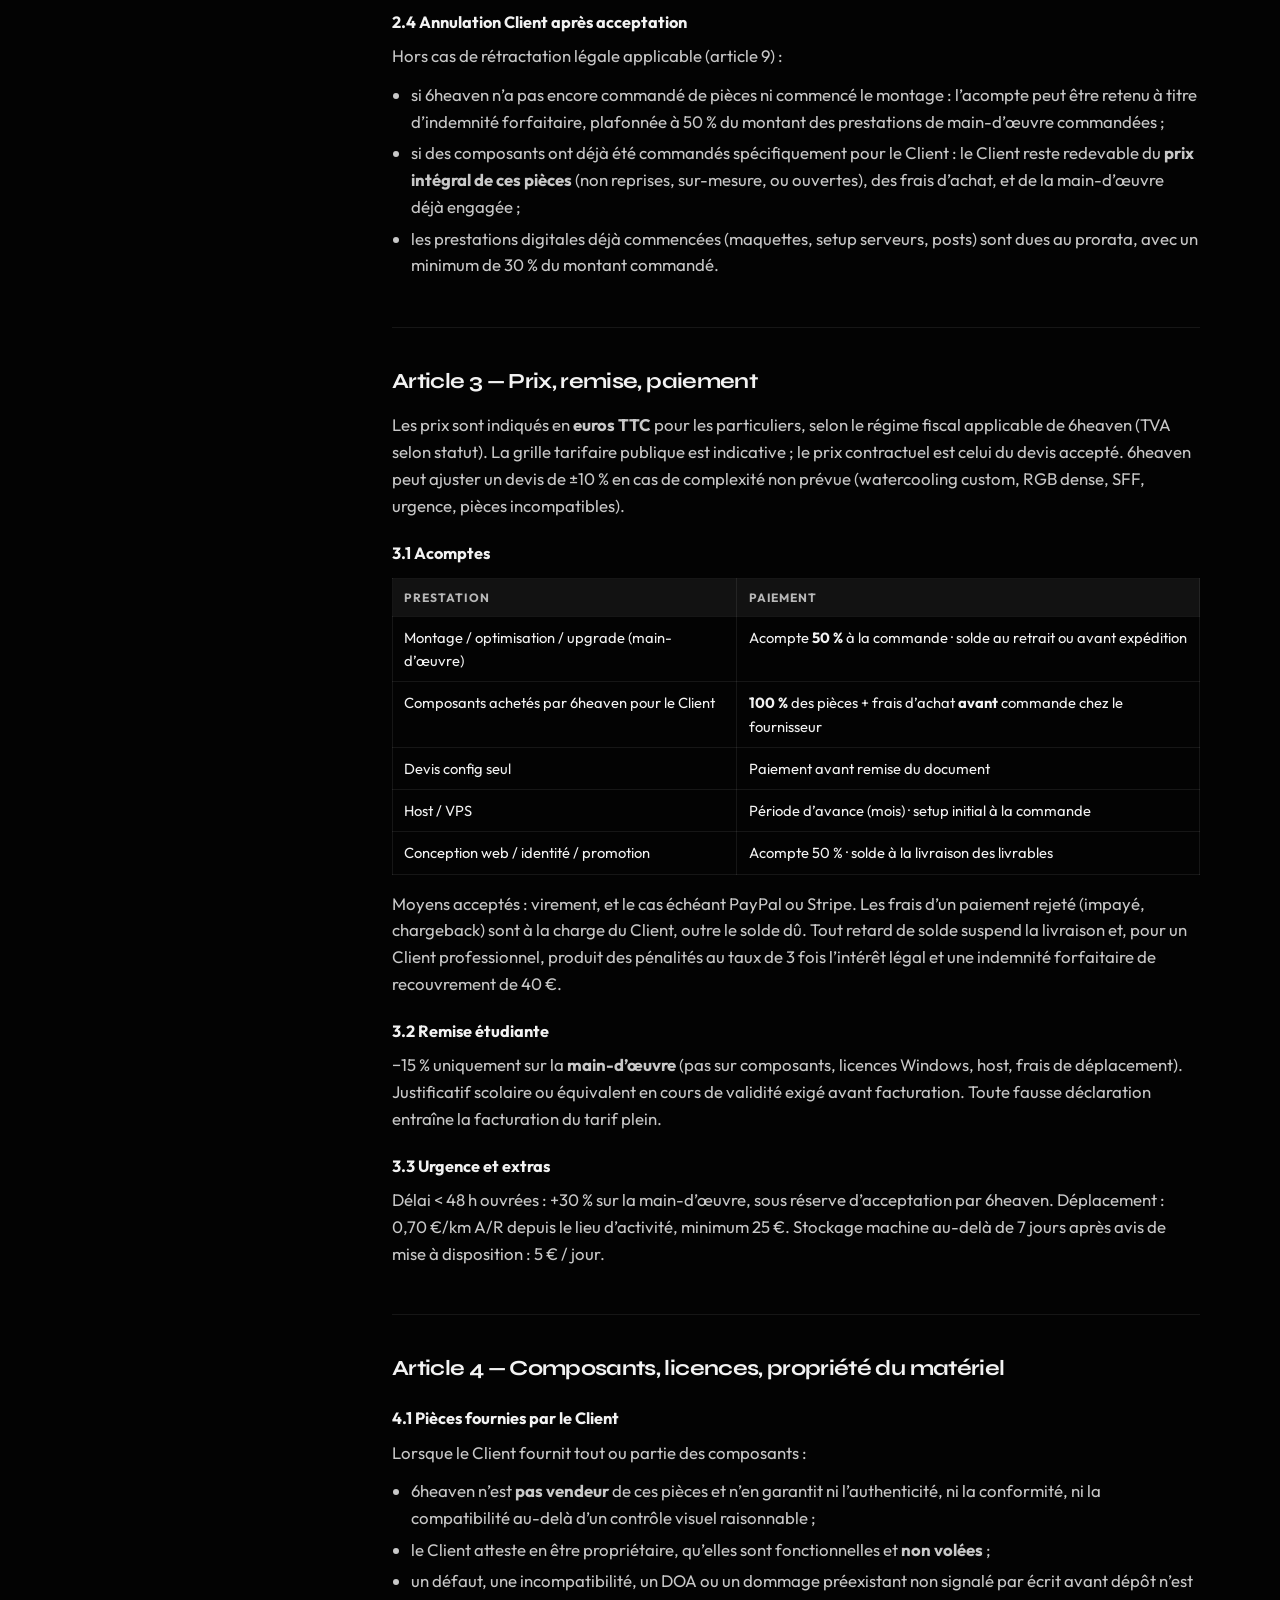
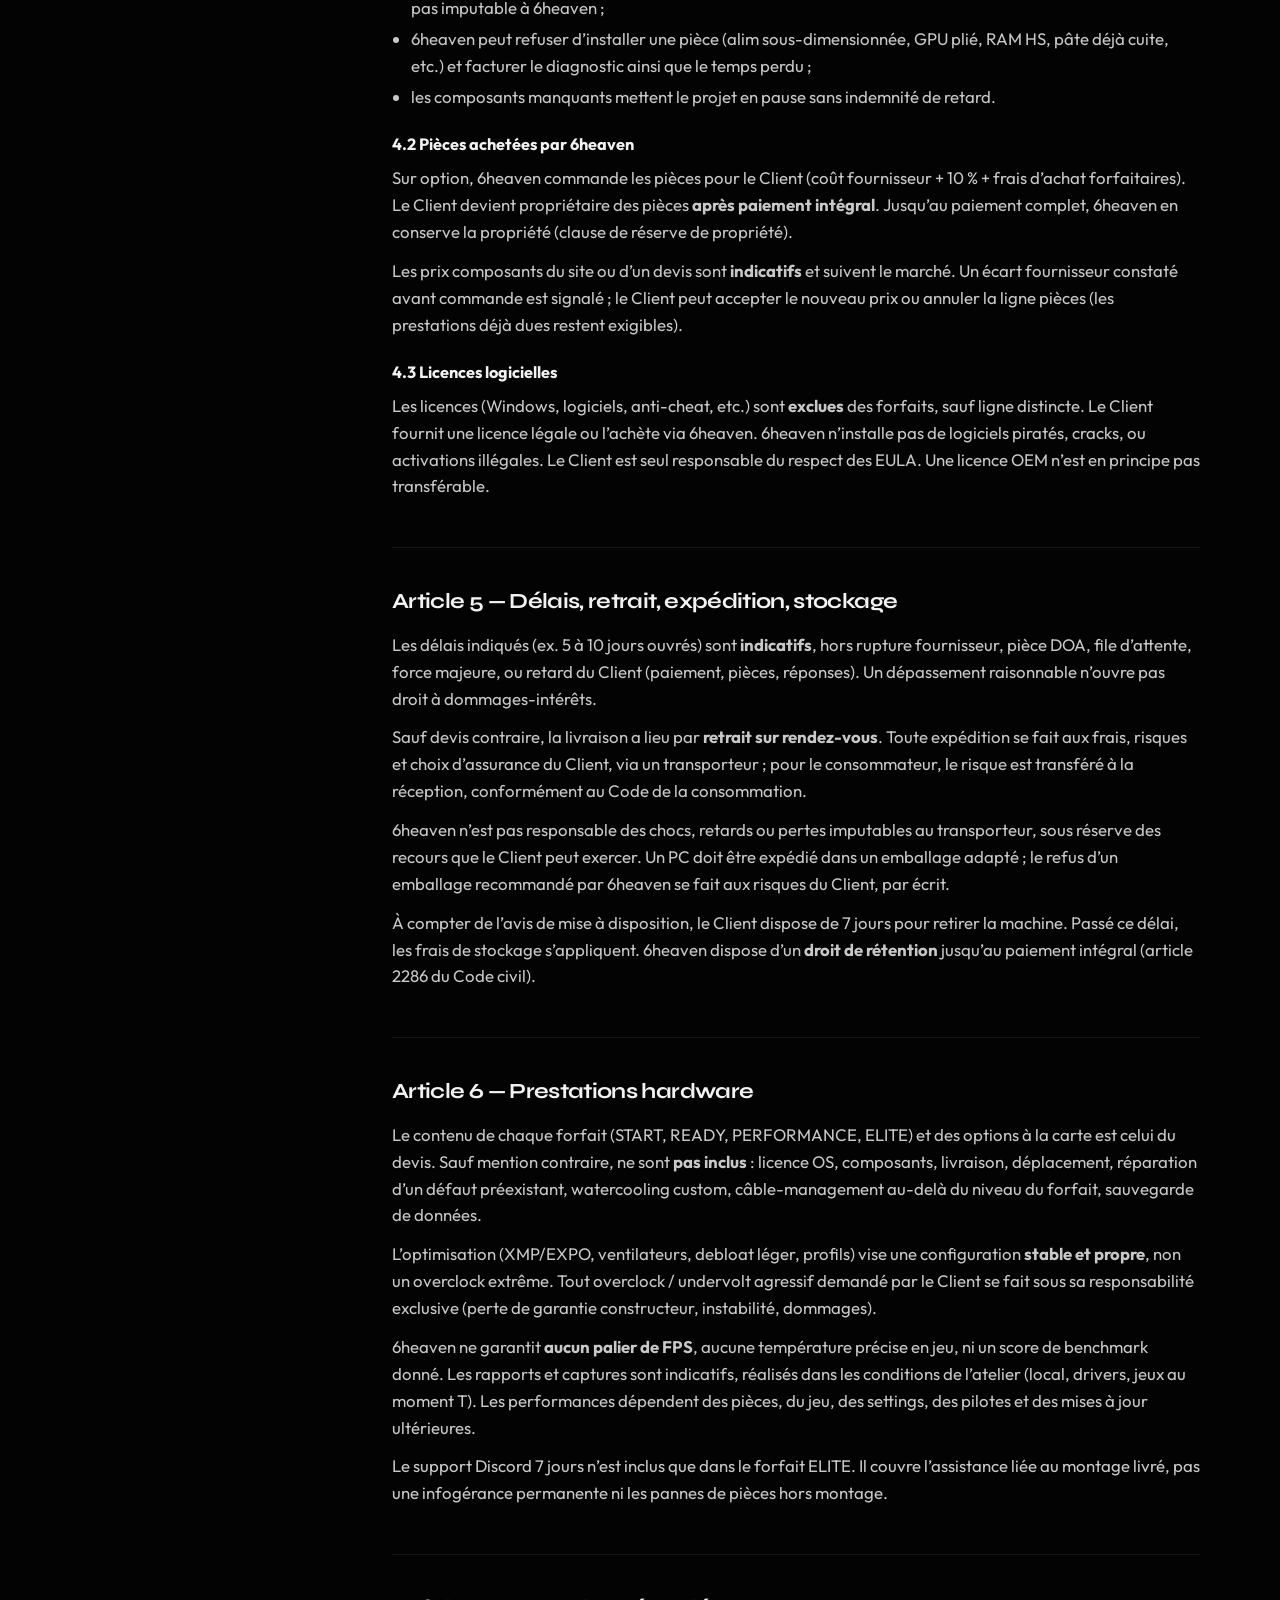
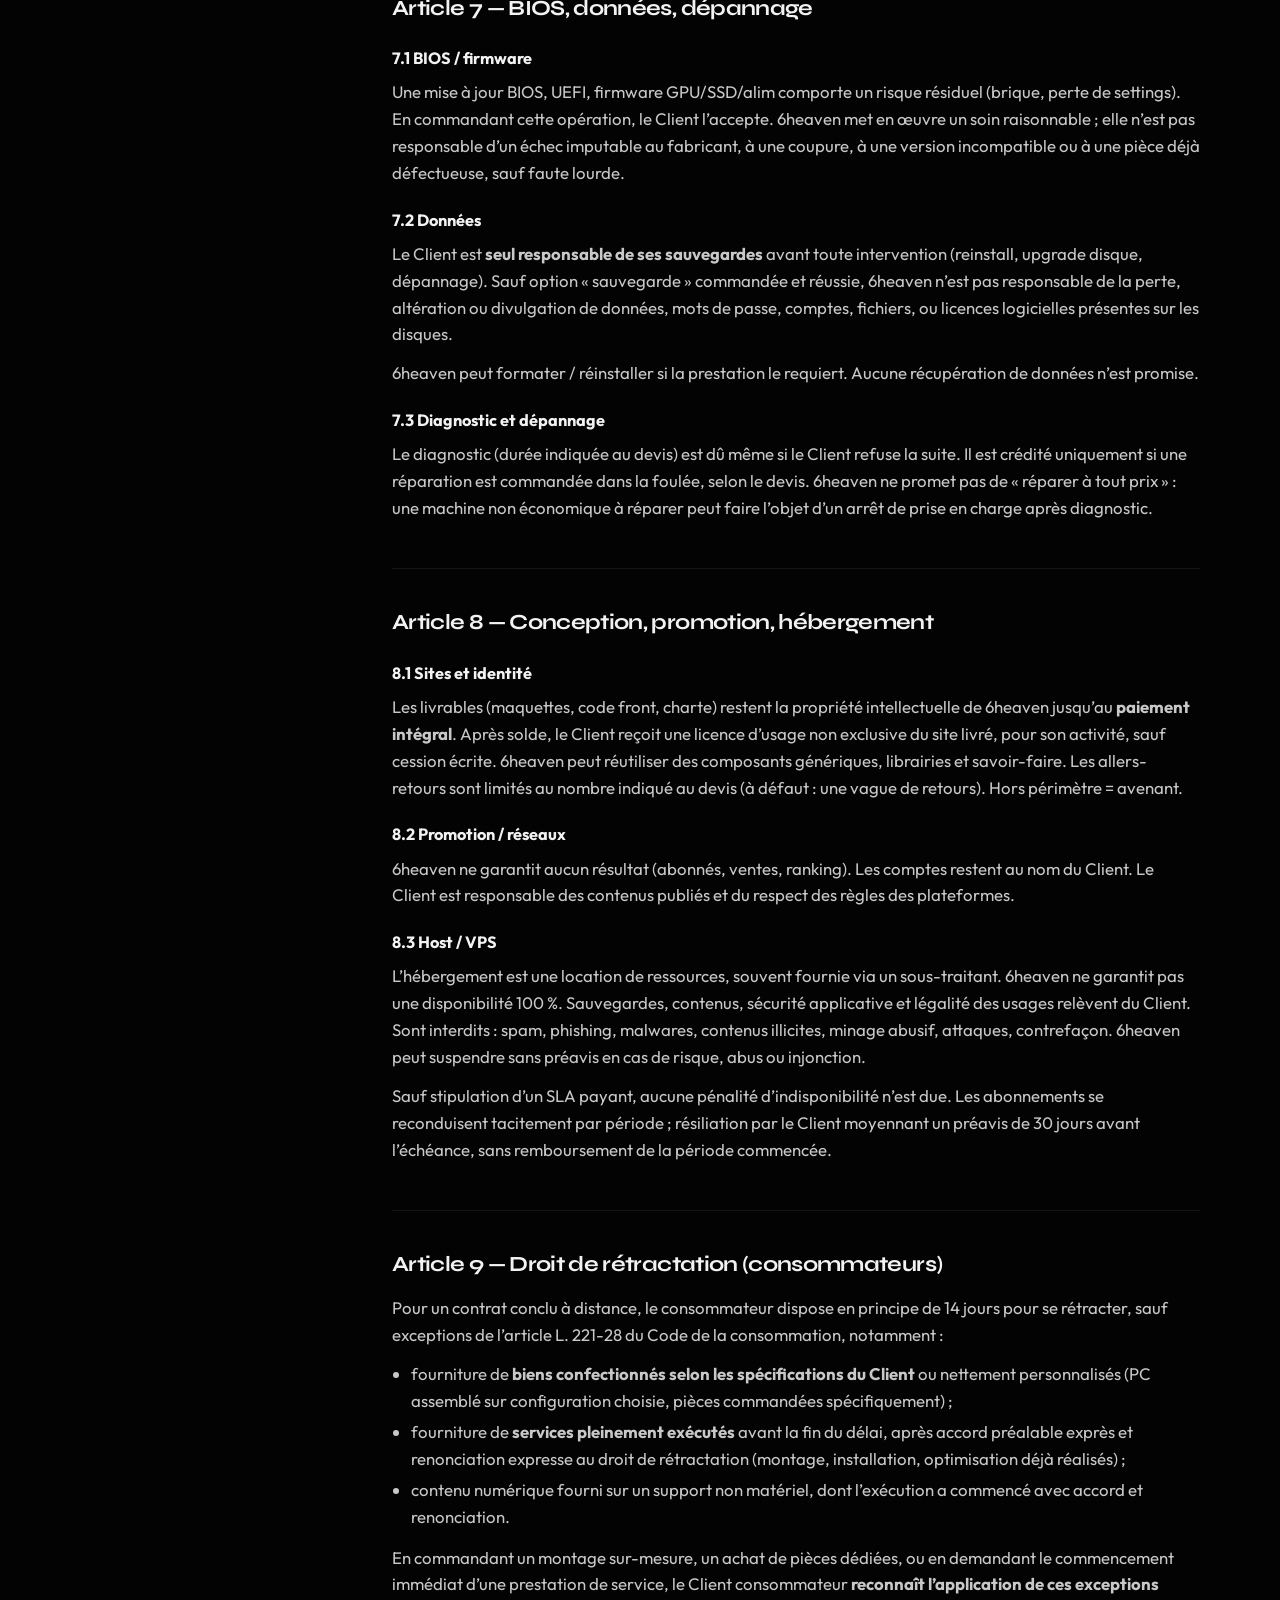
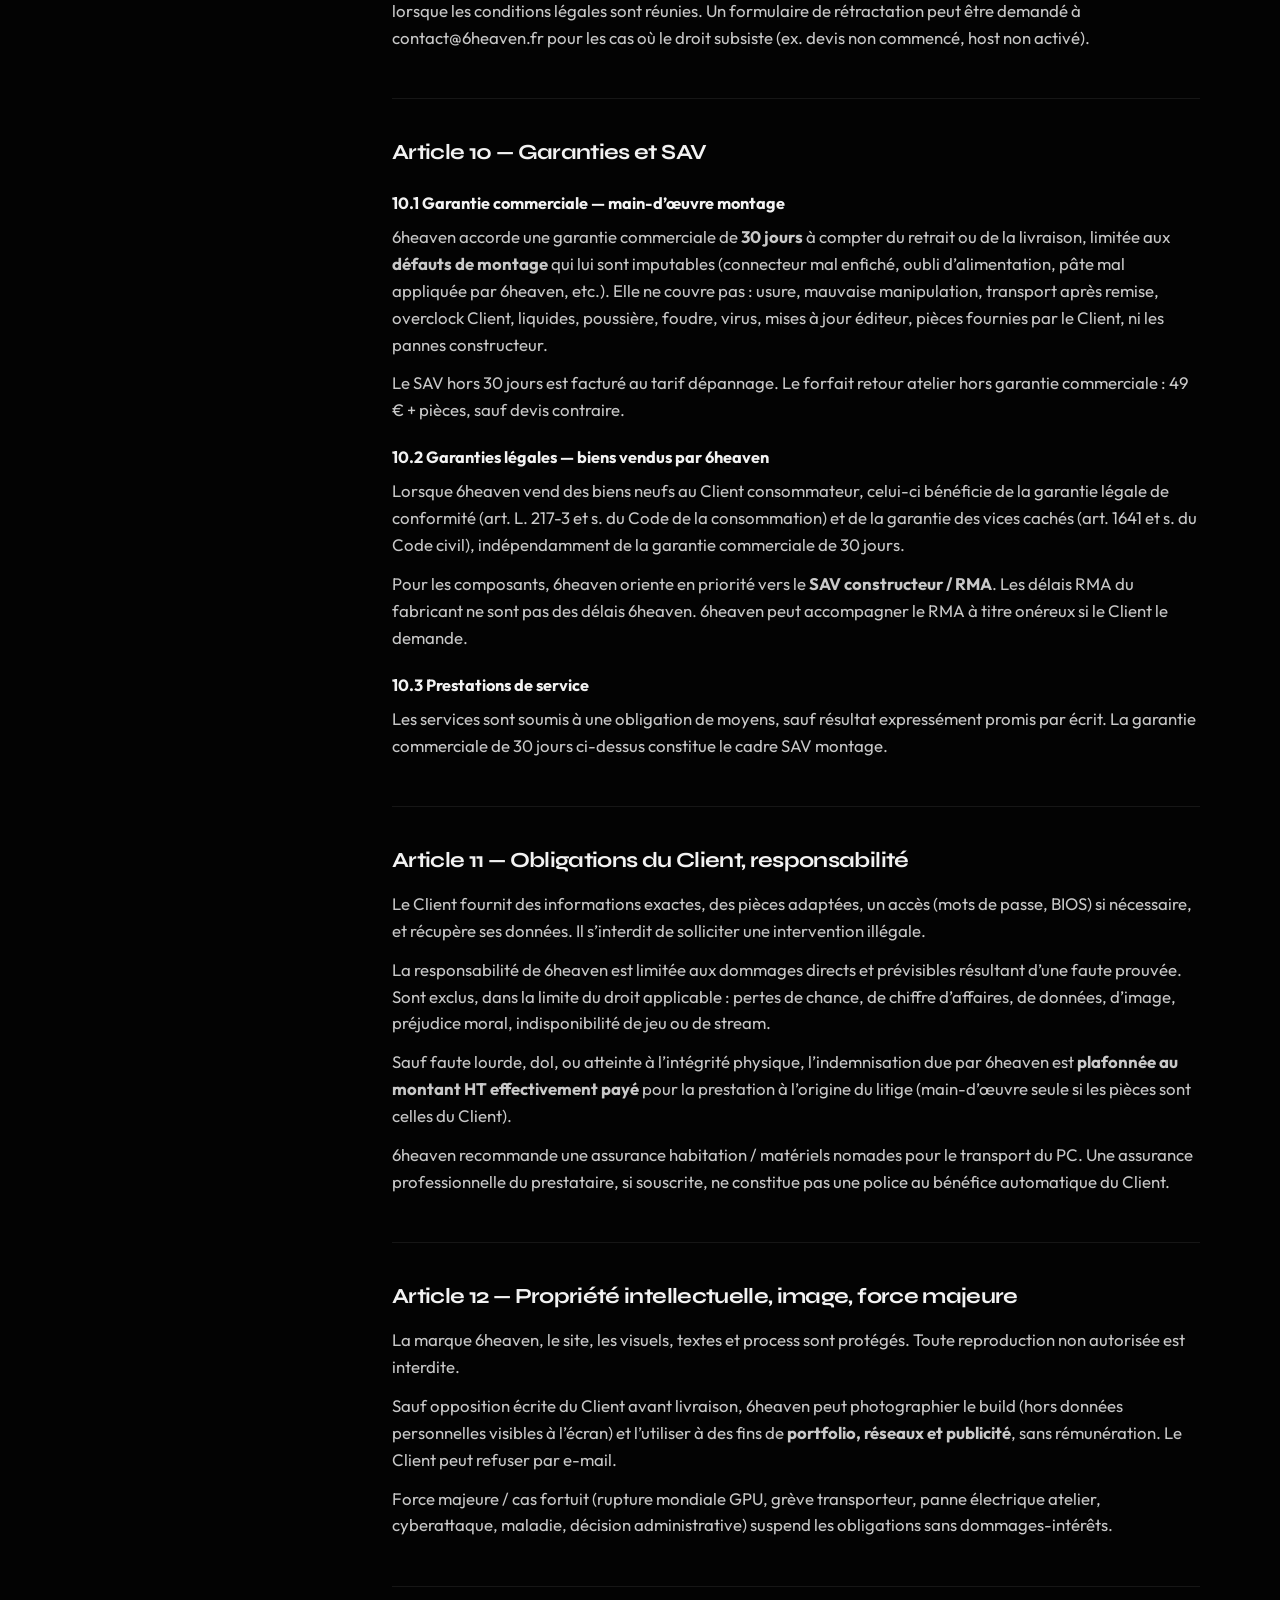
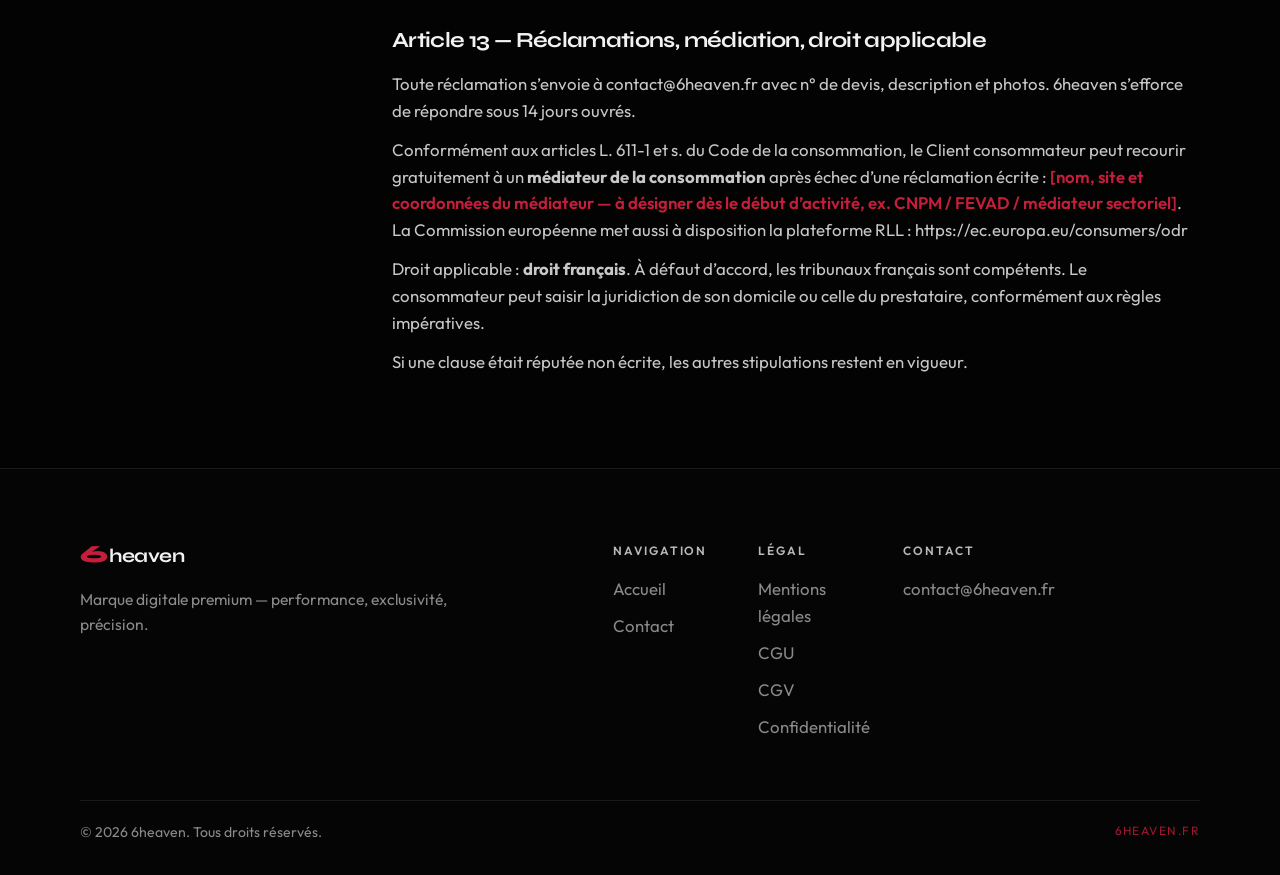
<file: cgv.html>
<!DOCTYPE html>
<html lang="fr">
  <head>
    <meta charset="UTF-8" />
    <meta name="viewport" content="width=device-width, initial-scale=1.0" />
    <meta
      name="description"
      content="Conditions générales de vente de 6heaven — montage PC, optimisation, host, conception et promotion."
    />
    <meta name="theme-color" content="#050505" />
    <link rel="icon" href="assets/favicon.svg" type="image/svg+xml" />
    <title>CGV — 6heaven</title>
    <link rel="preconnect" href="https://fonts.googleapis.com" />
    <link rel="preconnect" href="https://fonts.gstatic.com" crossorigin />
    <link
      href="https://fonts.googleapis.com/css2?family=Outfit:wght@300;400;500;600;700&family=Syne:wght@600;700;800&display=swap"
      rel="stylesheet"
    />
    <link rel="stylesheet" href="css/styles.css" />
    <link rel="stylesheet" href="css/legal.css" />
  </head>
  <body>
    <a class="skip-link" href="#contenu">Aller au contenu</a>
    <div class="noise" aria-hidden="true"></div>

    <header class="site-header is-scrolled" id="navigation">
      <div class="header-inner">
        <a class="brand" href="index.html" aria-label="6heaven — accueil">
          <span class="brand-mark" aria-hidden="true">6</span>
          <span class="brand-text">heaven</span>
        </a>
        <nav class="nav-desktop" aria-label="Navigation principale">
          <a href="index.html#identite">Identité</a>
          <a href="index.html#axes">Axes</a>
          <a href="cgv.html" class="is-active">CGV</a>
          <a href="cgu.html">CGU</a>
        </nav>
        <div class="header-actions">
          <a class="btn btn-primary btn-sm" href="mailto:contact@6heaven.fr">Nous contacter</a>
          <button class="nav-toggle" type="button" aria-expanded="false" aria-controls="nav-mobile" aria-label="Ouvrir le menu">
            <span></span><span></span><span></span>
          </button>
        </div>
      </div>
      <div class="nav-mobile" id="nav-mobile" hidden>
        <nav aria-label="Navigation mobile">
          <a href="index.html">Accueil</a>
          <a href="cgv.html">CGV</a>
          <a href="cgu.html">CGU</a>
          <a href="mentions-legales.html">Mentions légales</a>
          <a href="confidentialite.html">Confidentialité</a>
        </nav>
      </div>
    </header>

    <main id="contenu" class="legal-main">
      <header class="legal-hero">
        <p class="eyebrow"><span class="eyebrow-dot"></span> Contrat</p>
        <h1>Conditions générales de vente</h1>
        <p class="legal-meta">
          <span>Version 1.0</span>
          <span>En vigueur au 18 août 2026</span>
          <span>Droit français</span>
        </p>
        <p class="legal-lead">
          Les présentes CGV régissent toute commande de prestations hardware,
          digitales, d’hébergement ou de promotion auprès de la marque
          <strong>6heaven</strong>. Elles prévalent sur tout document client,
          sauf accord écrit contraire. Toute commande vaut acceptation pleine
          et entière.
        </p>
        <p class="legal-notice">
          <strong>À compléter avant publication commerciale :</strong>
          forme juridique, nom, adresse, SIREN, TVA, médiateur de la
          consommation. Tant que ces mentions ne sont pas renseignées, les CGV
          s’appliquent à l’exploitant de 6heaven identifié dans les
          <a href="mentions-legales.html">mentions légales</a>.
          Ce texte n’est pas un avis d’avocat ; il est calé sur l’offre 6heaven
          (grille tarifaire v1.0) pour limiter les litiges classiques du montage
          PC et du sur-mesure.
        </p>
      </header>

      <div class="legal-layout">
        <aside class="legal-toc">
          <h2>Sommaire</h2>
          <ol>
            <li><a href="#art1">Objet et champ</a></li>
            <li><a href="#art2">Devis et commande</a></li>
            <li><a href="#art3">Prix et paiement</a></li>
            <li><a href="#art4">Pièces et licences</a></li>
            <li><a href="#art5">Délais et livraison</a></li>
            <li><a href="#art6">Hardware</a></li>
            <li><a href="#art7">Données et BIOS</a></li>
            <li><a href="#art8">Digital et host</a></li>
            <li><a href="#art9">Rétractation</a></li>
            <li><a href="#art10">Garanties et SAV</a></li>
            <li><a href="#art11">Responsabilité</a></li>
            <li><a href="#art12">Propriété et rétention</a></li>
            <li><a href="#art13">Réclamations</a></li>
          </ol>
        </aside>

        <div class="legal-body">
          <article id="art1">
            <h2>Article 1 — Objet, parties, acceptation</h2>
            <p>
              6heaven propose, en France, des services de <strong>montage,
              assemblage, optimisation, upgrade et dépannage de PC</strong>,
              de <strong>conseil / devis de configuration</strong>, d’achat
              de composants pour le compte du client, ainsi que des
              prestations <strong>host / VPS</strong>, <strong>conception
              web et identité</strong>, et <strong>promotion / réseaux</strong>.
            </p>
            <p>
              <strong>Vendeur / prestataire :</strong>
              l’exploitant de la marque 6heaven
              (<span class="placeholder">[forme juridique, nom, SIREN, adresse]</span>),
              contact : <a href="mailto:contact@6heaven.fr">contact@6heaven.fr</a>,
              site : 6heaven.fr.
            </p>
            <p>
              <strong>Client :</strong> toute personne physique ou morale
              passant commande. Le Client consommateur au sens du Code de la
              consommation bénéficie des dispositions impératives ; le Client
              professionnel (société, association, auto-entrepreneur agissant
              pour son activité) renonce aux dispositions non impératives
              réservées aux consommateurs.
            </p>
            <p>
              Les CGV s’appliquent à toute commande passée via le site, Discord,
              e-mail, devis PDF ou tout autre canal. Elles peuvent être
              mises à jour ; la version applicable est celle acceptée au
              moment de la commande.
            </p>
          </article>

          <article id="art2">
            <h2>Article 2 — Devis, commande, formation du contrat</h2>
            <h3>2.1 Devis</h3>
            <p>
              Tout devis 6heaven est une offre de contracter, valable
              <strong>14 jours</strong> sauf mention contraire, sous réserve
              de disponibilité des composants et de variation des prix
              fournisseurs. Un devis n’oblige 6heaven qu’après acceptation
              écrite du Client et, le cas échéant, encaissement de l’acompte.
            </p>
            <p>
              Le <strong>devis de configuration seul</strong> (sans commande
              de montage) est facturé selon la grille en vigueur. Il est
              <strong>crédité</strong> sur une commande de montage passée
              dans les 14 jours suivant l’émission du devis, dans la limite
              du montant payé.
            </p>
            <h3>2.2 Commande</h3>
            <p>
              Le contrat est formé par (i) l’acceptation écrite du devis
              (e-mail, signature, message Discord identifié) et (ii) le
              paiement de l’acompte ou du montant exigé. 6heaven peut refuser
              une commande (charge, incompatibilité, pièces douteuses,
              comportement abusif) sans indemnité autre que le remboursement
              des sommes déjà versées et non engagées.
            </p>
            <h3>2.3 Modifications</h3>
            <p>
              Toute modification après commande (changement de pièce, cooling
              custom, urgence, Windows, transfert de données) fait l’objet
              d’un avenant et, si besoin, d’un complément de prix et de délai.
              6heaven n’est pas tenue d’accepter une modification.
            </p>
            <h3>2.4 Annulation Client après acceptation</h3>
            <p>
              Hors cas de rétractation légale applicable (article 9) :
            </p>
            <ul>
              <li>
                si 6heaven n’a pas encore commandé de pièces ni commencé le
                montage : l’acompte peut être retenu à titre d’indemnité
                forfaitaire, plafonnée à 50 % du montant des prestations
                de main-d’œuvre commandées ;
              </li>
              <li>
                si des composants ont déjà été commandés spécifiquement pour
                le Client : le Client reste redevable du <strong>prix
                intégral de ces pièces</strong> (non reprises, sur-mesure,
                ou ouvertes), des frais d’achat, et de la main-d’œuvre déjà
                engagée ;
              </li>
              <li>
                les prestations digitales déjà commencées (maquettes, setup
                serveurs, posts) sont dues au prorata, avec un minimum de
                30 % du montant commandé.
              </li>
            </ul>
          </article>

          <article id="art3">
            <h2>Article 3 — Prix, remise, paiement</h2>
            <p>
              Les prix sont indiqués en <strong>euros TTC</strong> pour les
              particuliers, selon le régime fiscal applicable de 6heaven
              (TVA selon statut). La grille tarifaire publique est indicative ;
              le prix contractuel est celui du devis accepté.
              6heaven peut ajuster un devis de ±10 % en cas de complexité
              non prévue (watercooling custom, RGB dense, SFF, urgence,
              pièces incompatibles).
            </p>
            <h3>3.1 Acomptes</h3>
            <table>
              <thead>
                <tr>
                  <th>Prestation</th>
                  <th>Paiement</th>
                </tr>
              </thead>
              <tbody>
                <tr>
                  <td>Montage / optimisation / upgrade (main-d’œuvre)</td>
                  <td>Acompte <strong>50 %</strong> à la commande · solde au retrait ou avant expédition</td>
                </tr>
                <tr>
                  <td>Composants achetés par 6heaven pour le Client</td>
                  <td><strong>100 %</strong> des pièces + frais d’achat <strong>avant</strong> commande chez le fournisseur</td>
                </tr>
                <tr>
                  <td>Devis config seul</td>
                  <td>Paiement avant remise du document</td>
                </tr>
                <tr>
                  <td>Host / VPS</td>
                  <td>Période d’avance (mois) · setup initial à la commande</td>
                </tr>
                <tr>
                  <td>Conception web / identité / promotion</td>
                  <td>Acompte 50 % · solde à la livraison des livrables</td>
                </tr>
              </tbody>
            </table>
            <p>
              Moyens acceptés : virement, et le cas échéant PayPal ou Stripe.
              Les frais d’un paiement rejeté (impayé, chargeback) sont à la
              charge du Client, outre le solde dû. Tout retard de solde
              suspend la livraison et, pour un Client professionnel, produit
              des pénalités au taux de 3 fois l’intérêt légal et une
              indemnité forfaitaire de recouvrement de 40 €.
            </p>
            <h3>3.2 Remise étudiante</h3>
            <p>
              −15 % uniquement sur la <strong>main-d’œuvre</strong> (pas sur
              composants, licences Windows, host, frais de déplacement).
              Justificatif scolaire ou équivalent en cours de validité exigé
              avant facturation. Toute fausse déclaration entraîne la
              facturation du tarif plein.
            </p>
            <h3>3.3 Urgence et extras</h3>
            <p>
              Délai &lt; 48 h ouvrées : +30 % sur la main-d’œuvre, sous réserve
              d’acceptation par 6heaven. Déplacement : 0,70 €/km A/R depuis
              le lieu d’activité, minimum 25 €. Stockage machine au-delà de
              7 jours après avis de mise à disposition : 5 € / jour.
            </p>
          </article>

          <article id="art4">
            <h2>Article 4 — Composants, licences, propriété du matériel</h2>
            <h3>4.1 Pièces fournies par le Client</h3>
            <p>
              Lorsque le Client fournit tout ou partie des composants :
            </p>
            <ul>
              <li>
                6heaven n’est <strong>pas vendeur</strong> de ces pièces et
                n’en garantit ni l’authenticité, ni la conformité, ni la
                compatibilité au-delà d’un contrôle visuel raisonnable ;
              </li>
              <li>
                le Client atteste en être propriétaire, qu’elles sont
                fonctionnelles et <strong>non volées</strong> ;
              </li>
              <li>
                un défaut, une incompatibilité, un DOA ou un dommage
                préexistant non signalé par écrit avant dépôt n’est pas
                imputable à 6heaven ;
              </li>
              <li>
                6heaven peut refuser d’installer une pièce (alim sous-dimensionnée,
                GPU plié, RAM HS, pâte déjà cuite, etc.) et facturer le
                diagnostic ainsi que le temps perdu ;
              </li>
              <li>
                les composants manquants mettent le projet en pause sans
                indemnité de retard.
              </li>
            </ul>
            <h3>4.2 Pièces achetées par 6heaven</h3>
            <p>
              Sur option, 6heaven commande les pièces pour le Client
              (coût fournisseur + 10 % + frais d’achat forfaitaires). Le
              Client devient propriétaire des pièces <strong>après paiement
              intégral</strong>. Jusqu’au paiement complet, 6heaven en
              conserve la propriété (clause de réserve de propriété).
            </p>
            <p>
              Les prix composants du site ou d’un devis sont
              <strong>indicatifs</strong> et suivent le marché. Un écart
              fournisseur constaté avant commande est signalé ; le Client
              peut accepter le nouveau prix ou annuler la ligne pièces
              (les prestations déjà dues restent exigibles).
            </p>
            <h3>4.3 Licences logicielles</h3>
            <p>
              Les licences (Windows, logiciels, anti-cheat, etc.) sont
              <strong>exclues</strong> des forfaits, sauf ligne distincte.
              Le Client fournit une licence légale ou l’achète via 6heaven.
              6heaven n’installe pas de logiciels piratés, cracks, ou
              activations illégales. Le Client est seul responsable du
              respect des EULA. Une licence OEM n’est en principe pas
              transférable.
            </p>
          </article>

          <article id="art5">
            <h2>Article 5 — Délais, retrait, expédition, stockage</h2>
            <p>
              Les délais indiqués (ex. 5 à 10 jours ouvrés) sont
              <strong>indicatifs</strong>, hors rupture fournisseur, pièce
              DOA, file d’attente, force majeure, ou retard du Client
              (paiement, pièces, réponses). Un dépassement raisonnable
              n’ouvre pas droit à dommages-intérêts.
            </p>
            <p>
              Sauf devis contraire, la livraison a lieu par
              <strong>retrait sur rendez-vous</strong>. Toute expédition se
              fait aux frais, risques et choix d’assurance du Client, via
              un transporteur ; pour le consommateur, le risque est transféré
              à la réception, conformément au Code de la consommation.
            </p>
            <p>
              6heaven n’est pas responsable des chocs, retards ou pertes
              imputables au transporteur, sous réserve des recours que le
              Client peut exercer. Un PC doit être expédié dans un emballage
              adapté ; le refus d’un emballage recommandé par 6heaven se
              fait aux risques du Client, par écrit.
            </p>
            <p>
              À compter de l’avis de mise à disposition, le Client dispose
              de 7 jours pour retirer la machine. Passé ce délai, les frais
              de stockage s’appliquent. 6heaven dispose d’un
              <strong>droit de rétention</strong> jusqu’au paiement intégral
              (article 2286 du Code civil).
            </p>
          </article>

          <article id="art6">
            <h2>Article 6 — Prestations hardware</h2>
            <p>
              Le contenu de chaque forfait (START, READY, PERFORMANCE, ELITE)
              et des options à la carte est celui du devis. Sauf mention
              contraire, ne sont <strong>pas inclus</strong> : licence OS,
              composants, livraison, déplacement, réparation d’un défaut
              préexistant, watercooling custom, câble-management au-delà
              du niveau du forfait, sauvegarde de données.
            </p>
            <p>
              L’optimisation (XMP/EXPO, ventilateurs, debloat léger, profils)
              vise une configuration <strong>stable et propre</strong>, non
              un overclock extrême. Tout overclock / undervolt agressif
              demandé par le Client se fait sous sa responsabilité exclusive
              (perte de garantie constructeur, instabilité, dommages).
            </p>
            <p>
              6heaven ne garantit <strong>aucun palier de FPS</strong>,
              aucune température précise en jeu, ni un score de benchmark
              donné. Les rapports et captures sont indicatifs, réalisés dans
              les conditions de l’atelier (local, drivers, jeux au moment T).
              Les performances dépendent des pièces, du jeu, des settings,
              des pilotes et des mises à jour ultérieures.
            </p>
            <p>
              Le support Discord 7 jours n’est inclus que dans le forfait
              ELITE. Il couvre l’assistance liée au montage livré, pas une
              infogérance permanente ni les pannes de pièces hors montage.
            </p>
          </article>

          <article id="art7">
            <h2>Article 7 — BIOS, données, dépannage</h2>
            <h3>7.1 BIOS / firmware</h3>
            <p>
              Une mise à jour BIOS, UEFI, firmware GPU/SSD/alim comporte un
              risque résiduel (brique, perte de settings). En commandant
              cette opération, le Client l’accepte. 6heaven met en œuvre
              un soin raisonnable ; elle n’est pas responsable d’un échec
              imputable au fabricant, à une coupure, à une version
              incompatible ou à une pièce déjà défectueuse, sauf faute
              lourde.
            </p>
            <h3>7.2 Données</h3>
            <p>
              Le Client est <strong>seul responsable de ses sauvegardes</strong>
              avant toute intervention (reinstall, upgrade disque, dépannage).
              Sauf option « sauvegarde » commandée et réussie, 6heaven
              n’est pas responsable de la perte, altération ou divulgation
              de données, mots de passe, comptes, fichiers, ou licences
              logicielles présentes sur les disques.
            </p>
            <p>
              6heaven peut formater / réinstaller si la prestation le
              requiert. Aucune récupération de données n’est promise.
            </p>
            <h3>7.3 Diagnostic et dépannage</h3>
            <p>
              Le diagnostic (durée indiquée au devis) est dû même si le
              Client refuse la suite. Il est crédité uniquement si une
              réparation est commandée dans la foulée, selon le devis.
              6heaven ne promet pas de « réparer à tout prix » : une machine
              non économique à réparer peut faire l’objet d’un arrêt de
              prise en charge après diagnostic.
            </p>
          </article>

          <article id="art8">
            <h2>Article 8 — Conception, promotion, hébergement</h2>
            <h3>8.1 Sites et identité</h3>
            <p>
              Les livrables (maquettes, code front, charte) restent la
              propriété intellectuelle de 6heaven jusqu’au
              <strong>paiement intégral</strong>. Après solde, le Client
              reçoit une licence d’usage non exclusive du site livré, pour
              son activité, sauf cession écrite. 6heaven peut réutiliser
              des composants génériques, librairies et savoir-faire.
              Les allers-retours sont limités au nombre indiqué au devis
              (à défaut : une vague de retours). Hors périmètre = avenant.
            </p>
            <h3>8.2 Promotion / réseaux</h3>
            <p>
              6heaven ne garantit aucun résultat (abonnés, ventes, ranking).
              Les comptes restent au nom du Client. Le Client est responsable
              des contenus publiés et du respect des règles des plateformes.
            </p>
            <h3>8.3 Host / VPS</h3>
            <p>
              L’hébergement est une location de ressources, souvent fournie
              via un sous-traitant. 6heaven ne garantit pas une
              disponibilité 100 %. Sauvegardes, contenus, sécurité applicative
              et légalité des usages relèvent du Client. Sont interdits :
              spam, phishing, malwares, contenus illicites, minage abusif,
              attaques, contrefaçon. 6heaven peut suspendre sans préavis
              en cas de risque, abus ou injonction.
            </p>
            <p>
              Sauf stipulation d’un SLA payant, aucune pénalité d’indisponibilité
              n’est due. Les abonnements se reconduisent tacitement par
              période ; résiliation par le Client moyennant un préavis de
              30 jours avant l’échéance, sans remboursement de la période
              commencée.
            </p>
          </article>

          <article id="art9">
            <h2>Article 9 — Droit de rétractation (consommateurs)</h2>
            <p>
              Pour un contrat conclu à distance, le consommateur dispose en
              principe de 14 jours pour se rétracter, sauf exceptions de
              l’article L. 221-28 du Code de la consommation, notamment :
            </p>
            <ul>
              <li>
                fourniture de <strong>biens confectionnés selon les
                spécifications du Client</strong> ou nettement personnalisés
                (PC assemblé sur configuration choisie, pièces commandées
                spécifiquement) ;
              </li>
              <li>
                fourniture de <strong>services pleinement exécutés</strong>
                avant la fin du délai, après accord préalable exprès et
                renonciation expresse au droit de rétractation
                (montage, installation, optimisation déjà réalisés) ;
              </li>
              <li>
                contenu numérique fourni sur un support non matériel, dont
                l’exécution a commencé avec accord et renonciation.
              </li>
            </ul>
            <p>
              En commandant un montage sur-mesure, un achat de pièces
              dédiées, ou en demandant le commencement immédiat d’une
              prestation de service, le Client consommateur
              <strong>reconnaît l’application de ces exceptions</strong>
              lorsque les conditions légales sont réunies. Un formulaire
              de rétractation peut être demandé à contact@6heaven.fr pour
              les cas où le droit subsiste (ex. devis non commencé, host
              non activé).
            </p>
          </article>

          <article id="art10">
            <h2>Article 10 — Garanties et SAV</h2>
            <h3>10.1 Garantie commerciale — main-d’œuvre montage</h3>
            <p>
              6heaven accorde une garantie commerciale de
              <strong>30 jours</strong> à compter du retrait ou de la
              livraison, limitée aux <strong>défauts de montage</strong>
              qui lui sont imputables (connecteur mal enfiché, oubli
              d’alimentation, pâte mal appliquée par 6heaven, etc.).
              Elle ne couvre pas : usure, mauvaise manipulation, transport
              après remise, overclock Client, liquides, poussière, foudre,
              virus, mises à jour éditeur, pièces fournies par le Client,
              ni les pannes constructeur.
            </p>
            <p>
              Le SAV hors 30 jours est facturé au tarif dépannage. Le
              forfait retour atelier hors garantie commerciale :
              49 € + pièces, sauf devis contraire.
            </p>
            <h3>10.2 Garanties légales — biens vendus par 6heaven</h3>
            <p>
              Lorsque 6heaven vend des biens neufs au Client consommateur,
              celui-ci bénéficie de la garantie légale de conformité
              (art. L. 217-3 et s. du Code de la consommation) et de la
              garantie des vices cachés (art. 1641 et s. du Code civil),
              indépendamment de la garantie commerciale de 30 jours.
            </p>
            <p>
              Pour les composants, 6heaven oriente en priorité vers le
              <strong>SAV constructeur / RMA</strong>. Les délais RMA du
              fabricant ne sont pas des délais 6heaven. 6heaven peut
              accompagner le RMA à titre onéreux si le Client le demande.
            </p>
            <h3>10.3 Prestations de service</h3>
            <p>
              Les services sont soumis à une obligation de moyens, sauf
              résultat expressément promis par écrit. La garantie
              commerciale de 30 jours ci-dessus constitue le cadre SAV
              montage.
            </p>
          </article>

          <article id="art11">
            <h2>Article 11 — Obligations du Client, responsabilité</h2>
            <p>
              Le Client fournit des informations exactes, des pièces
              adaptées, un accès (mots de passe, BIOS) si nécessaire, et
              récupère ses données. Il s’interdit de solliciter une
              intervention illégale.
            </p>
            <p>
              La responsabilité de 6heaven est limitée aux dommages
              directs et prévisibles résultant d’une faute prouvée.
              Sont exclus, dans la limite du droit applicable : pertes
              de chance, de chiffre d’affaires, de données, d’image,
              préjudice moral, indisponibilité de jeu ou de stream.
            </p>
            <p>
              Sauf faute lourde, dol, ou atteinte à l’intégrité physique,
              l’indemnisation due par 6heaven est
              <strong>plafonnée au montant HT effectivement payé</strong>
              pour la prestation à l’origine du litige (main-d’œuvre
              seule si les pièces sont celles du Client).
            </p>
            <p>
              6heaven recommande une assurance habitation / matériels
              nomades pour le transport du PC. Une assurance
              professionnelle du prestataire, si souscrite, ne constitue
              pas une police au bénéfice automatique du Client.
            </p>
          </article>

          <article id="art12">
            <h2>Article 12 — Propriété intellectuelle, image, force majeure</h2>
            <p>
              La marque 6heaven, le site, les visuels, textes et process
              sont protégés. Toute reproduction non autorisée est interdite.
            </p>
            <p>
              Sauf opposition écrite du Client avant livraison, 6heaven
              peut photographier le build (hors données personnelles
              visibles à l’écran) et l’utiliser à des fins de
              <strong>portfolio, réseaux et publicité</strong>, sans
              rémunération. Le Client peut refuser par e-mail.
            </p>
            <p>
              Force majeure / cas fortuit (rupture mondiale GPU, grève
              transporteur, panne électrique atelier, cyberattaque,
              maladie, décision administrative) suspend les obligations
              sans dommages-intérêts.
            </p>
          </article>

          <article id="art13">
            <h2>Article 13 — Réclamations, médiation, droit applicable</h2>
            <p>
              Toute réclamation s’envoie à
              <a href="mailto:contact@6heaven.fr">contact@6heaven.fr</a>
              avec n° de devis, description et photos. 6heaven s’efforce
              de répondre sous 14 jours ouvrés.
            </p>
            <p>
              Conformément aux articles L. 611-1 et s. du Code de la
              consommation, le Client consommateur peut recourir
              gratuitement à un <strong>médiateur de la consommation</strong>
              après échec d’une réclamation écrite :
              <span class="placeholder">[nom, site et coordonnées du médiateur — à désigner dès le début d’activité, ex. CNPM / FEVAD / médiateur sectoriel]</span>.
              La Commission européenne met aussi à disposition la
              plateforme RLL : https://ec.europa.eu/consumers/odr
            </p>
            <p>
              Droit applicable : <strong>droit français</strong>.
              À défaut d’accord, les tribunaux français sont compétents.
              Le consommateur peut saisir la juridiction de son domicile
              ou celle du prestataire, conformément aux règles impératives.
            </p>
            <p>
              Si une clause était réputée non écrite, les autres
              stipulations restent en vigueur.
            </p>
          </article>
        </div>
      </div>
    </main>

    <footer class="site-footer">
      <div class="footer-shell">
        <div class="footer-brand">
          <a class="brand" href="index.html" aria-label="6heaven — accueil">
            <span class="brand-mark" aria-hidden="true">6</span>
            <span class="brand-text">heaven</span>
          </a>
          <p>Marque digitale premium — performance, exclusivité, précision.</p>
        </div>
        <div class="footer-cols">
          <div>
            <h3>Navigation</h3>
            <a href="index.html">Accueil</a>
            <a href="index.html#contact">Contact</a>
          </div>
          <div>
            <h3>Légal</h3>
            <a href="mentions-legales.html">Mentions légales</a>
            <a href="cgu.html">CGU</a>
            <a href="cgv.html" class="is-current">CGV</a>
            <a href="confidentialite.html">Confidentialité</a>
          </div>
          <div>
            <h3>Contact</h3>
            <a href="mailto:contact@6heaven.fr">contact@6heaven.fr</a>
          </div>
        </div>
      </div>
      <div class="footer-bottom">
        <p>© <span data-year></span> 6heaven. Tous droits réservés.</p>
        <p class="footer-domain">6heaven.fr</p>
      </div>
    </footer>
    <script src="js/config.js"></script>
    <script src="js/main.js"></script>
  </body>
</html>
</file>
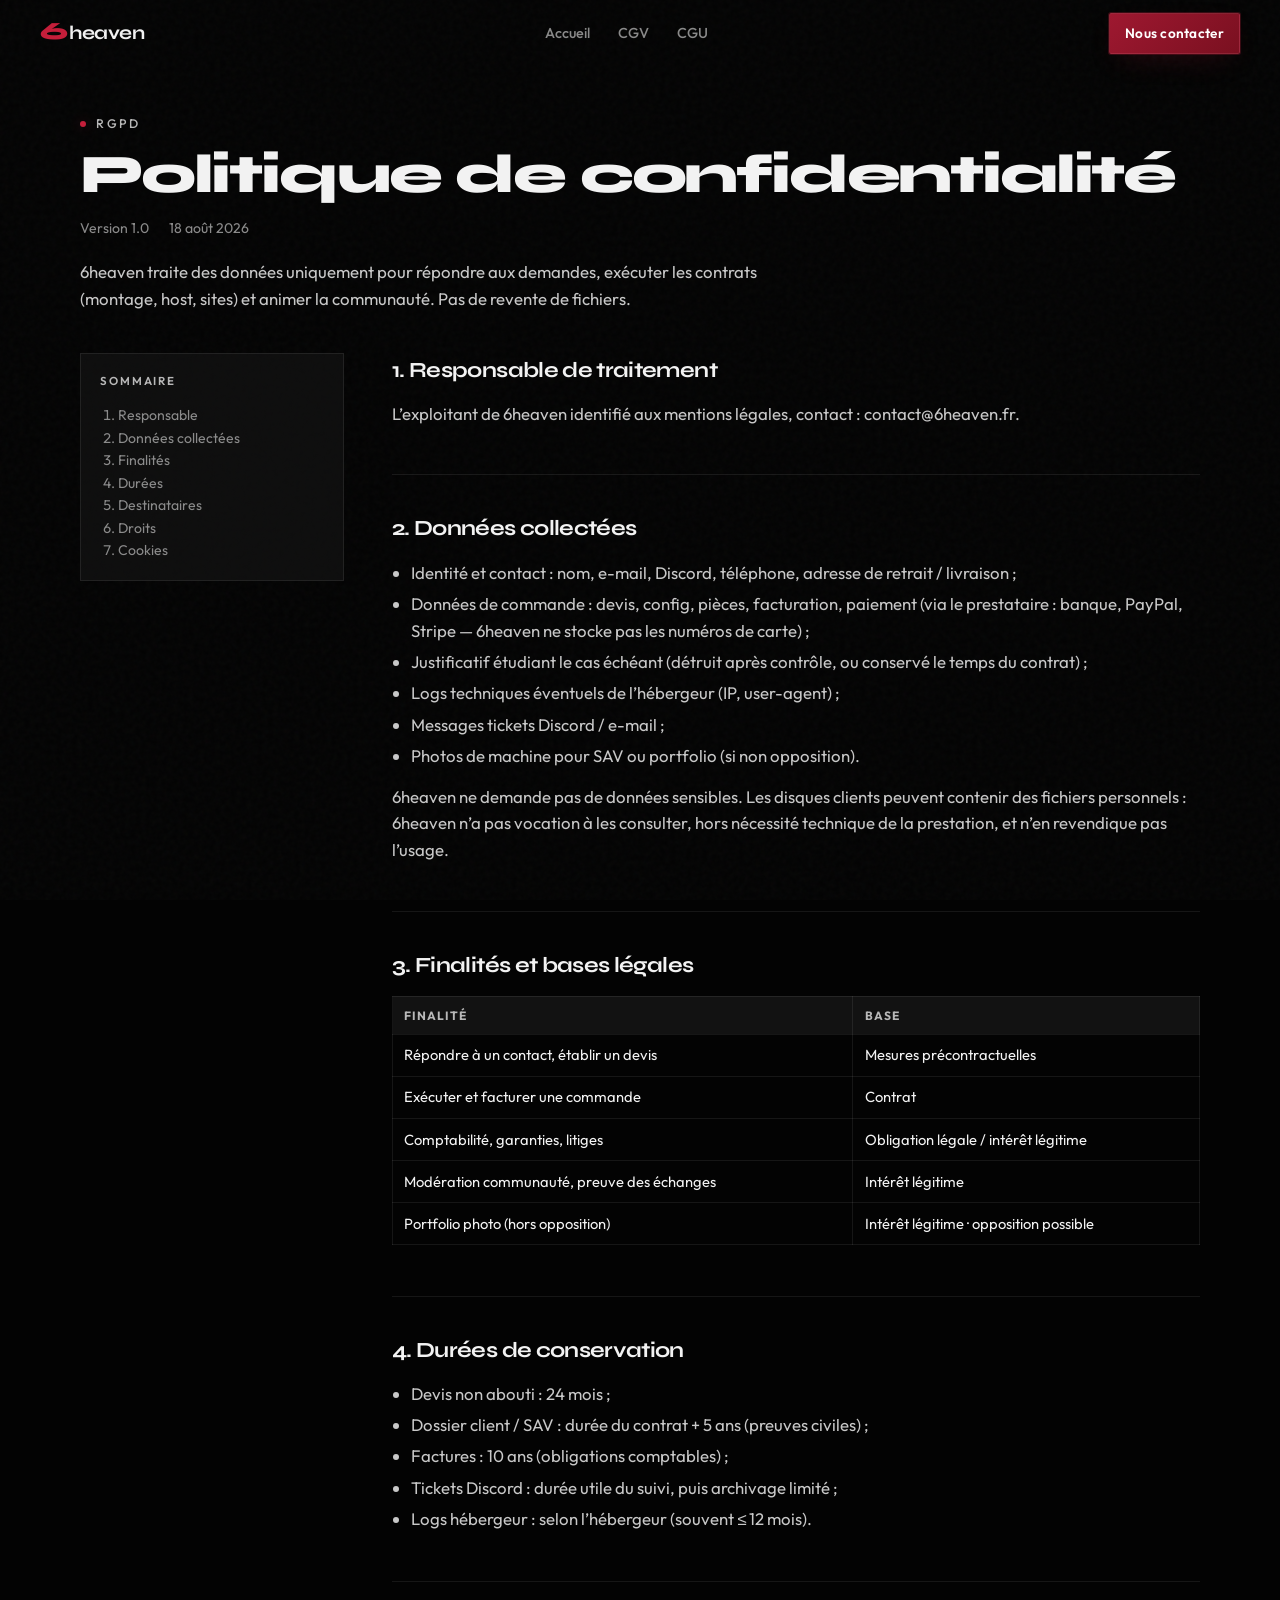
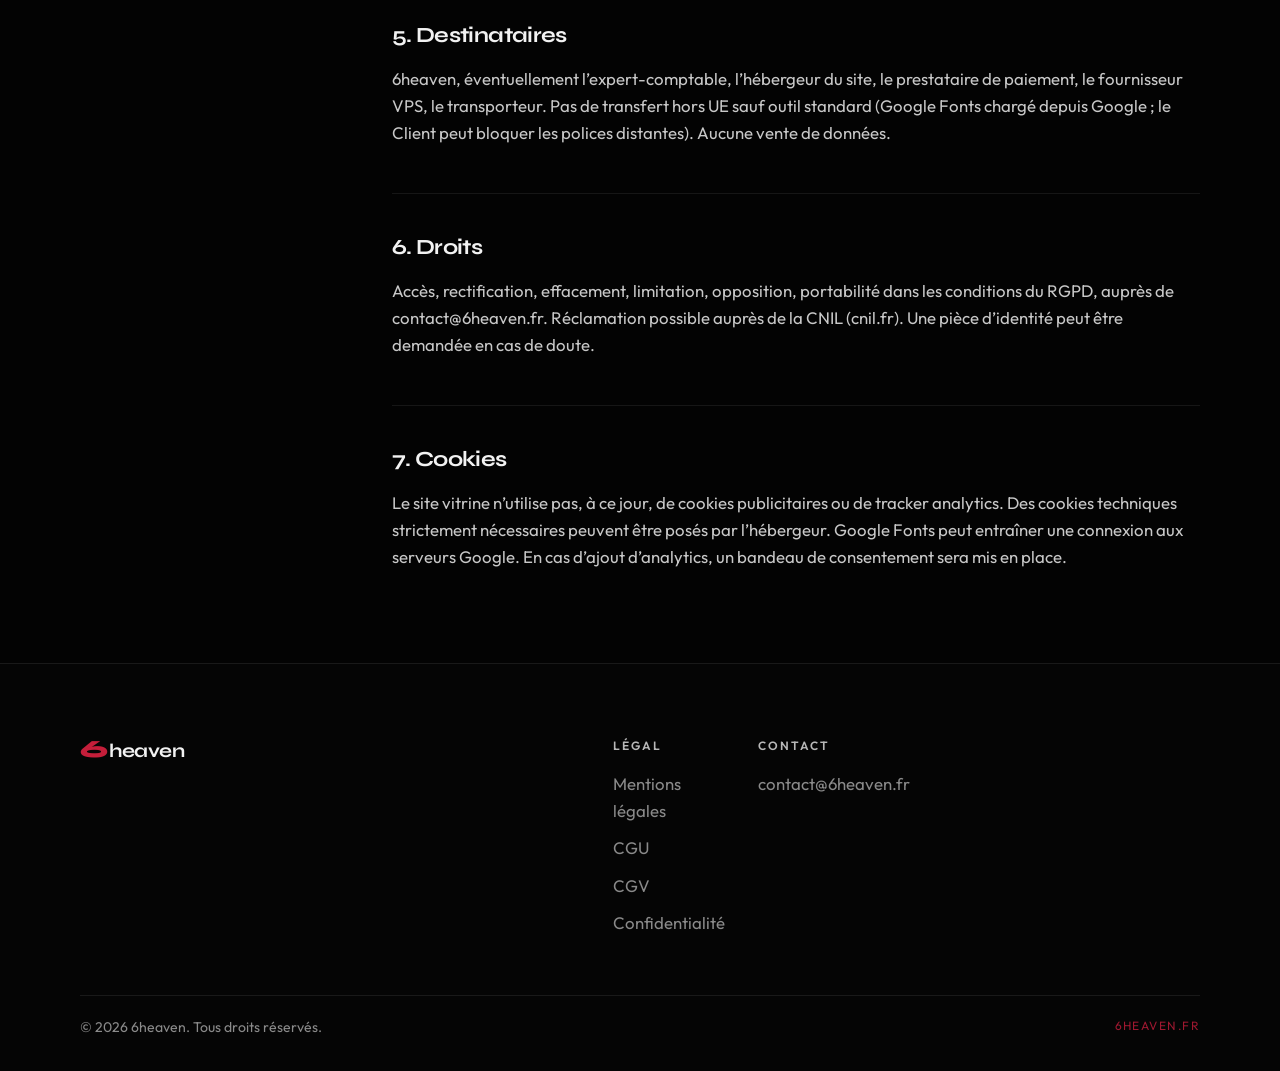
<file: confidentialite.html>
<!DOCTYPE html>
<html lang="fr">
  <head>
    <meta charset="UTF-8" />
    <meta name="viewport" content="width=device-width, initial-scale=1.0" />
    <meta name="description" content="Politique de confidentialité RGPD — 6heaven." />
    <meta name="theme-color" content="#050505" />
    <link rel="icon" href="assets/favicon.svg" type="image/svg+xml" />
    <title>Confidentialité — 6heaven</title>
    <link rel="preconnect" href="https://fonts.googleapis.com" />
    <link rel="preconnect" href="https://fonts.gstatic.com" crossorigin />
    <link
      href="https://fonts.googleapis.com/css2?family=Outfit:wght@300;400;500;600;700&family=Syne:wght@600;700;800&display=swap"
      rel="stylesheet"
    />
    <link rel="stylesheet" href="css/styles.css" />
    <link rel="stylesheet" href="css/legal.css" />
  </head>
  <body>
    <a class="skip-link" href="#contenu">Aller au contenu</a>
    <div class="noise" aria-hidden="true"></div>
    <header class="site-header is-scrolled" id="navigation">
      <div class="header-inner">
        <a class="brand" href="index.html" aria-label="6heaven — accueil">
          <span class="brand-mark" aria-hidden="true">6</span>
          <span class="brand-text">heaven</span>
        </a>
        <nav class="nav-desktop" aria-label="Navigation principale">
          <a href="index.html">Accueil</a>
          <a href="cgv.html">CGV</a>
          <a href="cgu.html">CGU</a>
        </nav>
        <div class="header-actions">
          <a class="btn btn-primary btn-sm" href="mailto:contact@6heaven.fr">Nous contacter</a>
          <button class="nav-toggle" type="button" aria-expanded="false" aria-controls="nav-mobile" aria-label="Ouvrir le menu">
            <span></span><span></span><span></span>
          </button>
        </div>
      </div>
      <div class="nav-mobile" id="nav-mobile" hidden>
        <nav aria-label="Navigation mobile">
          <a href="index.html">Accueil</a>
          <a href="confidentialite.html">Confidentialité</a>
          <a href="cgu.html">CGU</a>
          <a href="cgv.html">CGV</a>
        </nav>
      </div>
    </header>

    <main id="contenu" class="legal-main">
      <header class="legal-hero">
        <p class="eyebrow"><span class="eyebrow-dot"></span> RGPD</p>
        <h1>Politique de confidentialité</h1>
        <p class="legal-meta"><span>Version 1.0</span><span>18 août 2026</span></p>
        <p class="legal-lead">
          6heaven traite des données uniquement pour répondre aux demandes,
          exécuter les contrats (montage, host, sites) et animer la
          communauté. Pas de revente de fichiers.
        </p>
      </header>

      <div class="legal-layout">
        <aside class="legal-toc">
          <h2>Sommaire</h2>
          <ol>
            <li><a href="#p1">Responsable</a></li>
            <li><a href="#p2">Données collectées</a></li>
            <li><a href="#p3">Finalités</a></li>
            <li><a href="#p4">Durées</a></li>
            <li><a href="#p5">Destinataires</a></li>
            <li><a href="#p6">Droits</a></li>
            <li><a href="#p7">Cookies</a></li>
          </ol>
        </aside>
        <div class="legal-body">
          <article id="p1">
            <h2>1. Responsable de traitement</h2>
            <p>
              L’exploitant de 6heaven identifié aux
              <a href="mentions-legales.html">mentions légales</a>,
              contact : <a href="mailto:contact@6heaven.fr">contact@6heaven.fr</a>.
            </p>
          </article>
          <article id="p2">
            <h2>2. Données collectées</h2>
            <ul>
              <li>Identité et contact : nom, e-mail, Discord, téléphone, adresse de retrait / livraison ;</li>
              <li>Données de commande : devis, config, pièces, facturation, paiement (via le prestataire : banque, PayPal, Stripe — 6heaven ne stocke pas les numéros de carte) ;</li>
              <li>Justificatif étudiant le cas échéant (détruit après contrôle, ou conservé le temps du contrat) ;</li>
              <li>Logs techniques éventuels de l’hébergeur (IP, user-agent) ;</li>
              <li>Messages tickets Discord / e-mail ;</li>
              <li>Photos de machine pour SAV ou portfolio (si non opposition).</li>
            </ul>
            <p>
              6heaven ne demande pas de données sensibles. Les disques
              clients peuvent contenir des fichiers personnels : 6heaven
              n’a pas vocation à les consulter, hors nécessité technique
              de la prestation, et n’en revendique pas l’usage.
            </p>
          </article>
          <article id="p3">
            <h2>3. Finalités et bases légales</h2>
            <table>
              <thead>
                <tr>
                  <th>Finalité</th>
                  <th>Base</th>
                </tr>
              </thead>
              <tbody>
                <tr>
                  <td>Répondre à un contact, établir un devis</td>
                  <td>Mesures précontractuelles</td>
                </tr>
                <tr>
                  <td>Exécuter et facturer une commande</td>
                  <td>Contrat</td>
                </tr>
                <tr>
                  <td>Comptabilité, garanties, litiges</td>
                  <td>Obligation légale / intérêt légitime</td>
                </tr>
                <tr>
                  <td>Modération communauté, preuve des échanges</td>
                  <td>Intérêt légitime</td>
                </tr>
                <tr>
                  <td>Portfolio photo (hors opposition)</td>
                  <td>Intérêt légitime · opposition possible</td>
                </tr>
              </tbody>
            </table>
          </article>
          <article id="p4">
            <h2>4. Durées de conservation</h2>
            <ul>
              <li>Devis non abouti : 24 mois ;</li>
              <li>Dossier client / SAV : durée du contrat + 5 ans (preuves civiles) ;</li>
              <li>Factures : 10 ans (obligations comptables) ;</li>
              <li>Tickets Discord : durée utile du suivi, puis archivage limité ;</li>
              <li>Logs hébergeur : selon l’hébergeur (souvent ≤ 12 mois).</li>
            </ul>
          </article>
          <article id="p5">
            <h2>5. Destinataires</h2>
            <p>
              6heaven, éventuellement l’expert-comptable, l’hébergeur du
              site, le prestataire de paiement, le fournisseur VPS, le
              transporteur. Pas de transfert hors UE sauf outil standard
              (Google Fonts chargé depuis Google ; le Client peut bloquer
              les polices distantes). Aucune vente de données.
            </p>
          </article>
          <article id="p6">
            <h2>6. Droits</h2>
            <p>
              Accès, rectification, effacement, limitation, opposition,
              portabilité dans les conditions du RGPD, auprès de
              contact@6heaven.fr. Réclamation possible auprès de la
              CNIL (cnil.fr). Une pièce d’identité peut être demandée
              en cas de doute.
            </p>
          </article>
          <article id="p7">
            <h2>7. Cookies</h2>
            <p>
              Le site vitrine n’utilise pas, à ce jour, de cookies
              publicitaires ou de tracker analytics. Des cookies techniques
              strictement nécessaires peuvent être posés par l’hébergeur.
              Google Fonts peut entraîner une connexion aux serveurs Google.
              En cas d’ajout d’analytics, un bandeau de consentement sera
              mis en place.
            </p>
          </article>
        </div>
      </div>
    </main>

    <footer class="site-footer">
      <div class="footer-shell">
        <div class="footer-brand">
          <a class="brand" href="index.html">
            <span class="brand-mark" aria-hidden="true">6</span>
            <span class="brand-text">heaven</span>
          </a>
        </div>
        <div class="footer-cols">
          <div>
            <h3>Légal</h3>
            <a href="mentions-legales.html">Mentions légales</a>
            <a href="cgu.html">CGU</a>
            <a href="cgv.html">CGV</a>
            <a href="confidentialite.html">Confidentialité</a>
          </div>
          <div>
            <h3>Contact</h3>
            <a href="mailto:contact@6heaven.fr">contact@6heaven.fr</a>
          </div>
        </div>
      </div>
      <div class="footer-bottom">
        <p>© <span data-year></span> 6heaven. Tous droits réservés.</p>
        <p class="footer-domain">6heaven.fr</p>
      </div>
    </footer>
    <script src="js/config.js"></script>
    <script src="js/main.js"></script>
  </body>
</html>
</file>
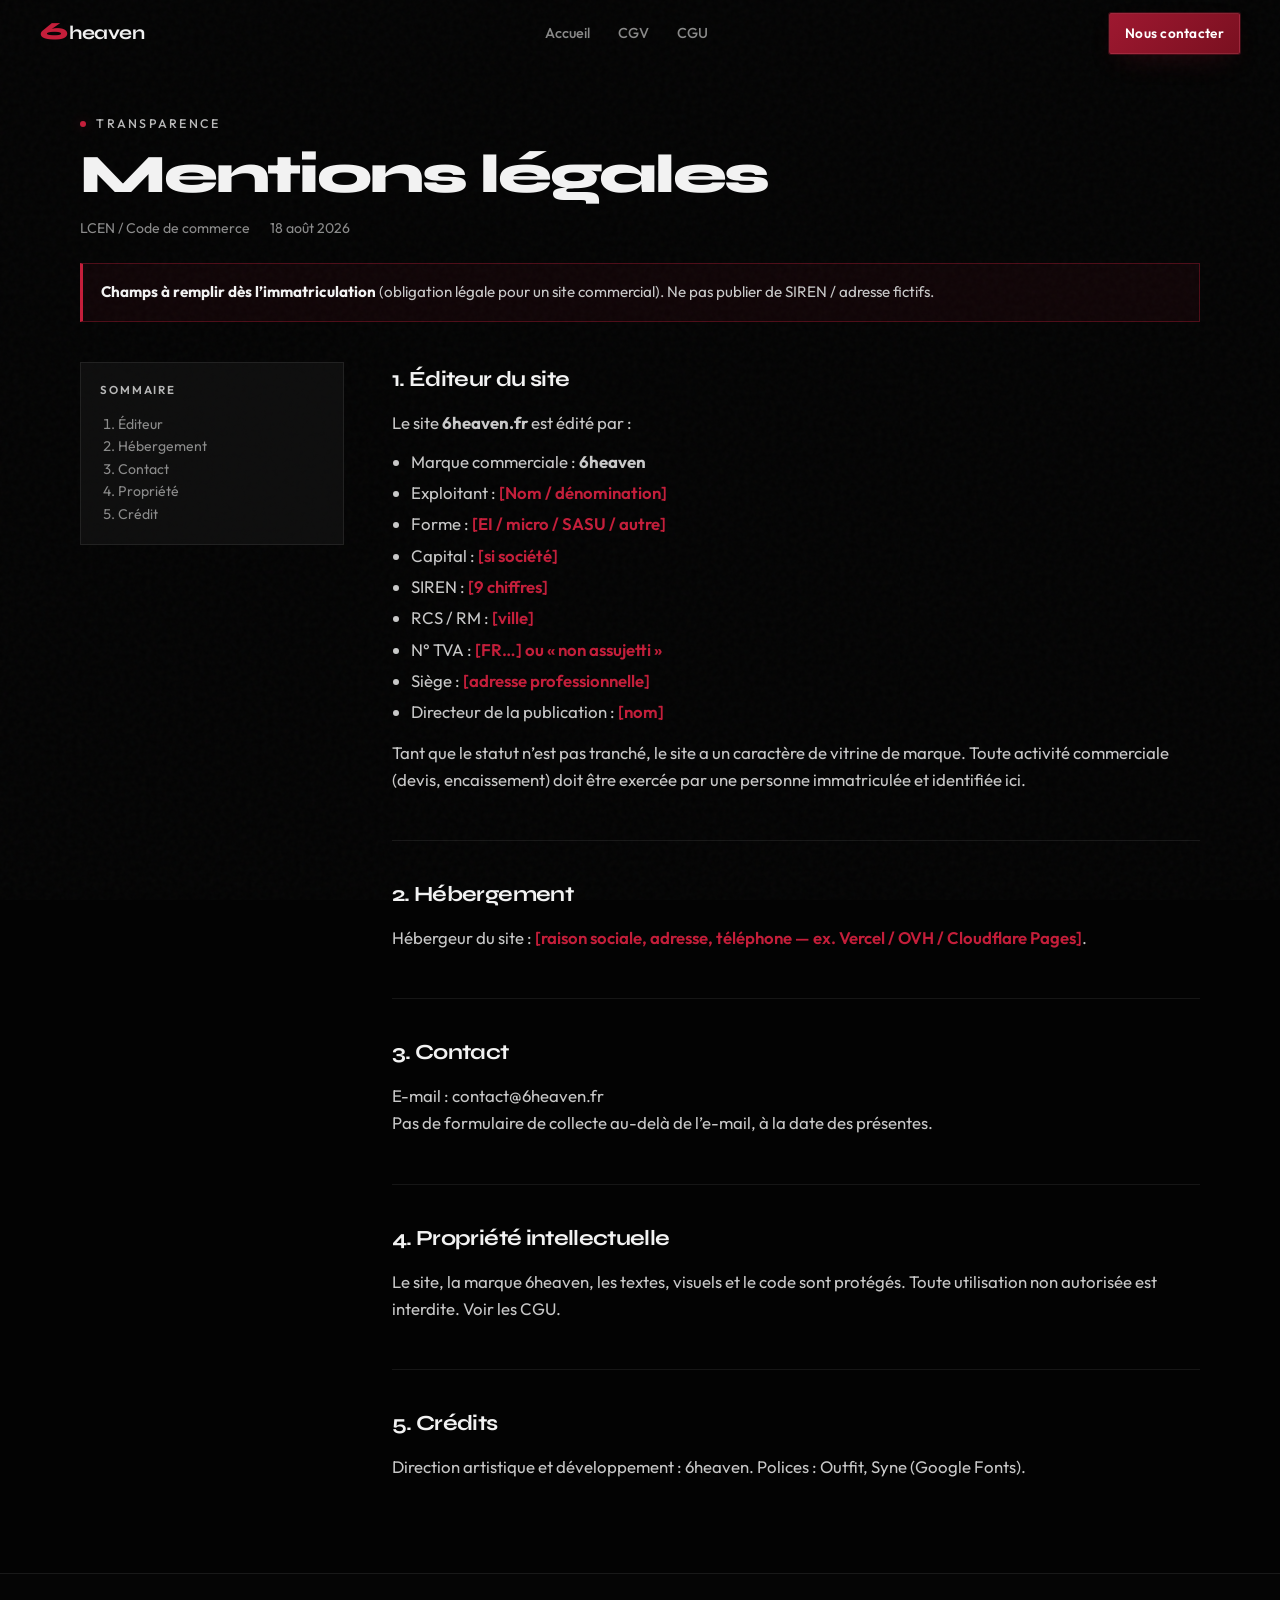
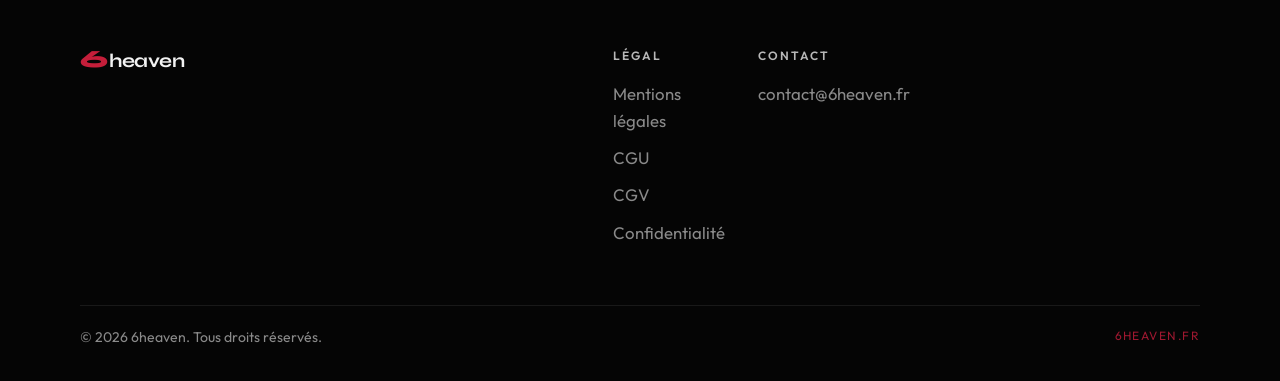
<file: mentions-legales.html>
<!DOCTYPE html>
<html lang="fr">
  <head>
    <meta charset="UTF-8" />
    <meta name="viewport" content="width=device-width, initial-scale=1.0" />
    <meta name="description" content="Mentions légales du site 6heaven.fr." />
    <meta name="theme-color" content="#050505" />
    <link rel="icon" href="assets/favicon.svg" type="image/svg+xml" />
    <title>Mentions légales — 6heaven</title>
    <link rel="preconnect" href="https://fonts.googleapis.com" />
    <link rel="preconnect" href="https://fonts.gstatic.com" crossorigin />
    <link
      href="https://fonts.googleapis.com/css2?family=Outfit:wght@300;400;500;600;700&family=Syne:wght@600;700;800&display=swap"
      rel="stylesheet"
    />
    <link rel="stylesheet" href="css/styles.css" />
    <link rel="stylesheet" href="css/legal.css" />
  </head>
  <body>
    <a class="skip-link" href="#contenu">Aller au contenu</a>
    <div class="noise" aria-hidden="true"></div>
    <header class="site-header is-scrolled" id="navigation">
      <div class="header-inner">
        <a class="brand" href="index.html" aria-label="6heaven — accueil">
          <span class="brand-mark" aria-hidden="true">6</span>
          <span class="brand-text">heaven</span>
        </a>
        <nav class="nav-desktop" aria-label="Navigation principale">
          <a href="index.html">Accueil</a>
          <a href="cgv.html">CGV</a>
          <a href="cgu.html">CGU</a>
        </nav>
        <div class="header-actions">
          <a class="btn btn-primary btn-sm" href="mailto:contact@6heaven.fr">Nous contacter</a>
          <button class="nav-toggle" type="button" aria-expanded="false" aria-controls="nav-mobile" aria-label="Ouvrir le menu">
            <span></span><span></span><span></span>
          </button>
        </div>
      </div>
      <div class="nav-mobile" id="nav-mobile" hidden>
        <nav aria-label="Navigation mobile">
          <a href="index.html">Accueil</a>
          <a href="mentions-legales.html">Mentions légales</a>
          <a href="cgu.html">CGU</a>
          <a href="cgv.html">CGV</a>
          <a href="confidentialite.html">Confidentialité</a>
        </nav>
      </div>
    </header>

    <main id="contenu" class="legal-main">
      <header class="legal-hero">
        <p class="eyebrow"><span class="eyebrow-dot"></span> Transparence</p>
        <h1>Mentions légales</h1>
        <p class="legal-meta"><span>LCEN / Code de commerce</span><span>18 août 2026</span></p>
        <p class="legal-notice">
          <strong>Champs à remplir dès l’immatriculation</strong> (obligation
          légale pour un site commercial). Ne pas publier de SIREN / adresse
          fictifs.
        </p>
      </header>

      <div class="legal-layout">
        <aside class="legal-toc">
          <h2>Sommaire</h2>
          <ol>
            <li><a href="#m1">Éditeur</a></li>
            <li><a href="#m2">Hébergement</a></li>
            <li><a href="#m3">Contact</a></li>
            <li><a href="#m4">Propriété</a></li>
            <li><a href="#m5">Crédit</a></li>
          </ol>
        </aside>
        <div class="legal-body">
          <article id="m1">
            <h2>1. Éditeur du site</h2>
            <p>Le site <strong>6heaven.fr</strong> est édité par :</p>
            <ul>
              <li>Marque commerciale : <strong>6heaven</strong></li>
              <li>Exploitant : <span class="placeholder">[Nom / dénomination]</span></li>
              <li>Forme : <span class="placeholder">[EI / micro / SASU / autre]</span></li>
              <li>Capital : <span class="placeholder">[si société]</span></li>
              <li>SIREN : <span class="placeholder">[9 chiffres]</span></li>
              <li>RCS / RM : <span class="placeholder">[ville]</span></li>
              <li>N° TVA : <span class="placeholder">[FR…] ou « non assujetti »</span></li>
              <li>Siège : <span class="placeholder">[adresse professionnelle]</span></li>
              <li>Directeur de la publication : <span class="placeholder">[nom]</span></li>
            </ul>
            <p>
              Tant que le statut n’est pas tranché, le site a un caractère
              de vitrine de marque. Toute activité commerciale (devis,
              encaissement) doit être exercée par une personne immatriculée
              et identifiée ici.
            </p>
          </article>
          <article id="m2">
            <h2>2. Hébergement</h2>
            <p>
              Hébergeur du site :
              <span class="placeholder">[raison sociale, adresse, téléphone — ex. Vercel / OVH / Cloudflare Pages]</span>.
            </p>
          </article>
          <article id="m3">
            <h2>3. Contact</h2>
            <p>
              E-mail : <a href="mailto:contact@6heaven.fr">contact@6heaven.fr</a><br />
              Pas de formulaire de collecte au-delà de l’e-mail, à la date
              des présentes.
            </p>
          </article>
          <article id="m4">
            <h2>4. Propriété intellectuelle</h2>
            <p>
              Le site, la marque 6heaven, les textes, visuels et le code
              sont protégés. Toute utilisation non autorisée est interdite.
              Voir les <a href="cgu.html">CGU</a>.
            </p>
          </article>
          <article id="m5">
            <h2>5. Crédits</h2>
            <p>
              Direction artistique et développement : 6heaven.
              Polices : Outfit, Syne (Google Fonts).
            </p>
          </article>
        </div>
      </div>
    </main>

    <footer class="site-footer">
      <div class="footer-shell">
        <div class="footer-brand">
          <a class="brand" href="index.html">
            <span class="brand-mark" aria-hidden="true">6</span>
            <span class="brand-text">heaven</span>
          </a>
        </div>
        <div class="footer-cols">
          <div>
            <h3>Légal</h3>
            <a href="mentions-legales.html">Mentions légales</a>
            <a href="cgu.html">CGU</a>
            <a href="cgv.html">CGV</a>
            <a href="confidentialite.html">Confidentialité</a>
          </div>
          <div>
            <h3>Contact</h3>
            <a href="mailto:contact@6heaven.fr">contact@6heaven.fr</a>
          </div>
        </div>
      </div>
      <div class="footer-bottom">
        <p>© <span data-year></span> 6heaven. Tous droits réservés.</p>
        <p class="footer-domain">6heaven.fr</p>
      </div>
    </footer>
    <script src="js/config.js"></script>
    <script src="js/main.js"></script>
  </body>
</html>
</file>
<file: css/styles.css>
/* ==========================================================================
   6heaven — Design system
   Dark carbon · Burgundy · Performance luxury
   ========================================================================== */

:root {
  --void: #030303;
  --carbon: #080808;
  --elevated: #0e0e0e;
  --panel: #121212;
  --line: rgba(255, 255, 255, 0.08);
  --line-strong: rgba(255, 255, 255, 0.14);

  --burgundy: #5c0a16;
  --burgundy-mid: #7a1020;
  --accent: #9e1830;
  --accent-bright: #c41e3a;
  --accent-soft: rgba(158, 24, 48, 0.18);
  --accent-glow: rgba(158, 24, 48, 0.35);

  --text: #f2f2f2;
  --text-soft: #c8c8c8;
  --muted: #8a8a8a;
  --metal: #b8b8b8;

  --font-display: "Syne", sans-serif;
  --font-body: "Outfit", sans-serif;

  --space-1: 0.25rem;
  --space-2: 0.5rem;
  --space-3: 0.75rem;
  --space-4: 1rem;
  --space-5: 1.5rem;
  --space-6: 2rem;
  --space-7: 3rem;
  --space-8: 4.5rem;
  --space-9: 7rem;

  --radius-sm: 2px;
  --radius: 4px;
  --radius-lg: 8px;

  --header-h: 4.25rem;
  --shell: min(1120px, calc(100% - 2.5rem));
  --ease: cubic-bezier(0.22, 1, 0.36, 1);
  --ease-out: cubic-bezier(0.16, 1, 0.3, 1);

  color-scheme: dark;
}

*,
*::before,
*::after {
  box-sizing: border-box;
}

html {
  scroll-behavior: smooth;
  scroll-padding-top: calc(var(--header-h) + 1rem);
}

body {
  margin: 0;
  min-height: 100vh;
  font-family: var(--font-body);
  font-weight: 400;
  font-size: 1.05rem;
  line-height: 1.6;
  color: var(--text);
  background: var(--void);
  overflow-x: hidden;
  -webkit-font-smoothing: antialiased;
  text-rendering: optimizeLegibility;
  animation: page-in 0.7s var(--ease-out) both;
}

@keyframes page-in {
  from {
    opacity: 0;
  }
  to {
    opacity: 1;
  }
}

img,
svg {
  display: block;
  max-width: 100%;
}

a {
  color: inherit;
  text-decoration: none;
}

button {
  font: inherit;
  color: inherit;
  background: none;
  border: 0;
  cursor: pointer;
}

em {
  font-style: normal;
  color: var(--accent-bright);
}

::selection {
  background: var(--accent);
  color: #fff;
}

:focus-visible {
  outline: 2px solid var(--accent-bright);
  outline-offset: 3px;
}

.skip-link {
  position: absolute;
  left: 1rem;
  top: -100px;
  z-index: 1000;
  padding: 0.75rem 1rem;
  background: var(--accent);
  color: #fff;
  border-radius: var(--radius);
}

.skip-link:focus {
  top: 1rem;
}

/* --------------------------------------------------------------------------
   Atmosphere
   -------------------------------------------------------------------------- */

.noise {
  position: fixed;
  inset: 0;
  pointer-events: none;
  z-index: 50;
  opacity: 0.035;
  background-image: url("data:image/svg+xml,%3Csvg viewBox='0 0 200 200' xmlns='http://www.w3.org/2000/svg'%3E%3Cfilter id='n'%3E%3CfeTurbulence type='fractalNoise' baseFrequency='0.85' numOctaves='4' stitchTiles='stitch'/%3E%3C/filter%3E%3Crect width='100%25' height='100%25' filter='url(%23n)'/%3E%3C/svg%3E");
  mix-blend-mode: overlay;
}

.cursor-glow {
  position: fixed;
  width: 38vw;
  height: 38vw;
  max-width: 520px;
  max-height: 520px;
  border-radius: 50%;
  pointer-events: none;
  z-index: 0;
  background: radial-gradient(circle, var(--accent-glow), transparent 68%);
  opacity: 0;
  transform: translate(-50%, -50%);
  transition: opacity 0.5s ease;
  mix-blend-mode: screen;
}

body.is-pointer .cursor-glow {
  opacity: 0.22;
}

/* --------------------------------------------------------------------------
   Layout
   -------------------------------------------------------------------------- */

.section {
  position: relative;
  padding: var(--space-9) 0;
  z-index: 1;
}

.section-shell {
  width: var(--shell);
  margin-inline: auto;
}

.section-heading {
  margin-bottom: var(--space-7);
  max-width: 42rem;
}

.section-heading h2 {
  margin: 0.75rem 0 0;
  font-family: var(--font-display);
  font-weight: 800;
  font-size: clamp(2.25rem, 5vw, 3.75rem);
  line-height: 1.05;
  letter-spacing: -0.03em;
}

.section-heading--split {
  display: grid;
  gap: var(--space-5);
  max-width: none;
}

@media (min-width: 800px) {
  .section-heading--split {
    grid-template-columns: 1.3fr 0.7fr;
    align-items: end;
  }
}

.section-aside,
.section-lead {
  margin: 1rem 0 0;
  color: var(--muted);
  font-size: 1.05rem;
  max-width: 34rem;
}

.section-aside {
  margin: 0;
}

.eyebrow {
  display: inline-flex;
  align-items: center;
  gap: 0.65rem;
  margin: 0;
  font-size: 0.78rem;
  font-weight: 500;
  letter-spacing: 0.18em;
  text-transform: uppercase;
  color: var(--metal);
}

.eyebrow-dot {
  width: 6px;
  height: 6px;
  border-radius: 50%;
  background: var(--accent-bright);
  box-shadow: 0 0 12px var(--accent-glow);
  animation: pulse-dot 2.4s ease-in-out infinite;
}

@keyframes pulse-dot {
  0%,
  100% {
    opacity: 1;
    transform: scale(1);
  }
  50% {
    opacity: 0.55;
    transform: scale(0.85);
  }
}

/* --------------------------------------------------------------------------
   Buttons
   -------------------------------------------------------------------------- */

.btn {
  display: inline-flex;
  align-items: center;
  justify-content: center;
  gap: 0.65rem;
  padding: 0.85rem 1.35rem;
  border: 1px solid transparent;
  border-radius: var(--radius-sm);
  font-weight: 600;
  font-size: 0.95rem;
  letter-spacing: 0.02em;
  transition:
    transform 0.25s var(--ease),
    background 0.25s ease,
    border-color 0.25s ease,
    box-shadow 0.25s ease,
    color 0.25s ease;
  white-space: nowrap;
}

.btn svg {
  width: 1.05rem;
  height: 1.05rem;
  transition: transform 0.25s var(--ease);
}

.btn:hover svg {
  transform: translateX(3px);
}

.btn-sm {
  padding: 0.55rem 0.95rem;
  font-size: 0.85rem;
}

.btn-lg {
  padding: 1rem 1.55rem;
  font-size: 1rem;
}

.btn-primary {
  background: linear-gradient(135deg, var(--accent) 0%, var(--burgundy-mid) 100%);
  color: #fff;
  border-color: rgba(255, 255, 255, 0.08);
  box-shadow:
    0 0 0 1px rgba(196, 30, 58, 0.25),
    0 10px 30px -12px var(--accent-glow);
}

.btn-primary:hover {
  transform: translateY(-2px);
  background: linear-gradient(135deg, var(--accent-bright) 0%, var(--accent) 100%);
  box-shadow:
    0 0 0 1px rgba(196, 30, 58, 0.4),
    0 16px 36px -10px var(--accent-glow);
}

.btn-primary:active {
  transform: translateY(0);
}

.btn-ghost {
  background: rgba(255, 255, 255, 0.02);
  border-color: var(--line-strong);
  color: var(--text);
}

.btn-ghost:hover {
  transform: translateY(-2px);
  border-color: rgba(196, 30, 58, 0.55);
  background: var(--accent-soft);
}

.text-link {
  display: inline-flex;
  align-items: center;
  gap: 0.55rem;
  margin-top: var(--space-5);
  font-weight: 600;
  color: var(--text);
  border-bottom: 1px solid rgba(196, 30, 58, 0.5);
  padding-bottom: 0.2rem;
  transition: color 0.2s ease, border-color 0.2s ease, gap 0.2s ease;
}

.text-link svg {
  width: 1rem;
  height: 1rem;
}

.text-link:hover {
  color: var(--accent-bright);
  border-color: var(--accent-bright);
  gap: 0.8rem;
}

/* --------------------------------------------------------------------------
   Header
   -------------------------------------------------------------------------- */

.site-header {
  position: fixed;
  inset: 0 0 auto;
  z-index: 100;
  height: var(--header-h);
  transition:
    background 0.35s ease,
    border-color 0.35s ease,
    backdrop-filter 0.35s ease;
  border-bottom: 1px solid transparent;
}

.site-header.is-scrolled {
  background: rgba(3, 3, 3, 0.82);
  border-bottom-color: var(--line);
  backdrop-filter: blur(16px);
}

.header-inner {
  width: min(1200px, calc(100% - 2rem));
  height: 100%;
  margin-inline: auto;
  display: flex;
  align-items: center;
  justify-content: space-between;
  gap: 1rem;
}

.brand {
  display: inline-flex;
  align-items: baseline;
  gap: 0.15rem;
  z-index: 2;
}

.brand-mark {
  font-family: var(--font-display);
  font-weight: 800;
  font-size: 1.55rem;
  line-height: 1;
  color: var(--accent-bright);
  letter-spacing: -0.04em;
}

.brand-text {
  font-family: var(--font-display);
  font-weight: 700;
  font-size: 1.2rem;
  letter-spacing: -0.03em;
  text-transform: lowercase;
}

.nav-desktop {
  display: none;
  align-items: center;
  gap: 1.75rem;
}

.nav-desktop a {
  position: relative;
  font-size: 0.9rem;
  font-weight: 500;
  color: var(--muted);
  transition: color 0.2s ease;
}

.nav-desktop a::after {
  content: "";
  position: absolute;
  left: 0;
  bottom: -0.35rem;
  width: 100%;
  height: 1px;
  background: var(--accent-bright);
  transform: scaleX(0);
  transform-origin: left;
  transition: transform 0.3s var(--ease);
}

.nav-desktop a:hover,
.nav-desktop a.is-active {
  color: var(--text);
}

.nav-desktop a:hover::after,
.nav-desktop a.is-active::after {
  transform: scaleX(1);
}

.header-actions {
  display: flex;
  align-items: center;
  gap: 0.65rem;
}

.header-cta-secondary {
  display: none;
}

.nav-toggle {
  width: 2.5rem;
  height: 2.5rem;
  display: inline-flex;
  flex-direction: column;
  justify-content: center;
  align-items: center;
  gap: 5px;
  border: 1px solid var(--line-strong);
  border-radius: var(--radius-sm);
  background: rgba(255, 255, 255, 0.02);
}

.nav-toggle span {
  display: block;
  width: 1rem;
  height: 1.5px;
  background: var(--text);
  transition: transform 0.3s var(--ease), opacity 0.2s ease;
}

.site-header.is-open .nav-toggle span:nth-child(1) {
  transform: translateY(6.5px) rotate(45deg);
}

.site-header.is-open .nav-toggle span:nth-child(2) {
  opacity: 0;
}

.site-header.is-open .nav-toggle span:nth-child(3) {
  transform: translateY(-6.5px) rotate(-45deg);
}

.nav-mobile {
  position: absolute;
  top: 100%;
  left: 0;
  right: 0;
  padding: 1.25rem 1rem 1.75rem;
  background: rgba(5, 5, 5, 0.96);
  border-bottom: 1px solid var(--line);
  backdrop-filter: blur(18px);
}

.nav-mobile[hidden] {
  display: none;
}

.nav-mobile nav {
  display: grid;
  gap: 0.25rem;
}

.nav-mobile nav a {
  padding: 0.9rem 0.75rem;
  border-bottom: 1px solid var(--line);
  font-family: var(--font-display);
  font-weight: 700;
  font-size: 1.35rem;
  letter-spacing: -0.02em;
}

.nav-mobile-actions {
  display: grid;
  gap: 0.75rem;
  margin-top: 1.25rem;
}

@media (min-width: 920px) {
  .nav-desktop {
    display: flex;
  }

  .header-cta-secondary {
    display: inline-flex;
  }

  .nav-toggle,
  .nav-mobile {
    display: none !important;
  }
}

/* --------------------------------------------------------------------------
   Hero
   -------------------------------------------------------------------------- */

.hero {
  position: relative;
  min-height: 100vh;
  min-height: 100dvh;
  display: grid;
  align-items: center;
  padding: calc(var(--header-h) + 2.5rem) 0 5rem;
  overflow: hidden;
}

.hero-bg {
  position: absolute;
  inset: 0;
  z-index: 0;
  background: radial-gradient(ellipse 80% 60% at 70% 20%, rgba(92, 10, 22, 0.28), transparent 55%),
    radial-gradient(ellipse 50% 40% at 10% 80%, rgba(158, 24, 48, 0.12), transparent 50%),
    linear-gradient(180deg, #050505 0%, #080808 50%, #030303 100%);
}

.hero-carbon {
  position: absolute;
  inset: 0;
  opacity: 0.35;
  background:
    repeating-linear-gradient(
      45deg,
      rgba(255, 255, 255, 0.02) 0 1px,
      transparent 1px 7px
    ),
    repeating-linear-gradient(
      -45deg,
      rgba(255, 255, 255, 0.015) 0 1px,
      transparent 1px 7px
    );
  mask-image: linear-gradient(180deg, rgba(0, 0, 0, 0.7), transparent 85%);
}

.hero-sweep {
  position: absolute;
  inset: -20% -10%;
  background: linear-gradient(
    115deg,
    transparent 35%,
    rgba(196, 30, 58, 0.08) 48%,
    transparent 62%
  );
  animation: sweep 12s ease-in-out infinite;
}

@keyframes sweep {
  0%,
  100% {
    transform: translateX(-8%) rotate(0deg);
    opacity: 0.5;
  }
  50% {
    transform: translateX(8%) rotate(2deg);
    opacity: 1;
  }
}

.hero-orb {
  position: absolute;
  border-radius: 50%;
  filter: blur(60px);
  opacity: 0.45;
}

.hero-orb--a {
  width: 42vw;
  height: 42vw;
  max-width: 480px;
  max-height: 480px;
  right: 5%;
  top: 18%;
  background: radial-gradient(circle, rgba(158, 24, 48, 0.55), transparent 70%);
  animation: float-a 9s ease-in-out infinite;
}

.hero-orb--b {
  width: 28vw;
  height: 28vw;
  max-width: 300px;
  max-height: 300px;
  left: 8%;
  bottom: 12%;
  background: radial-gradient(circle, rgba(92, 10, 22, 0.6), transparent 70%);
  animation: float-b 11s ease-in-out infinite;
}

@keyframes float-a {
  0%,
  100% {
    transform: translate(0, 0);
  }
  50% {
    transform: translate(-18px, 24px);
  }
}

@keyframes float-b {
  0%,
  100% {
    transform: translate(0, 0);
  }
  50% {
    transform: translate(16px, -20px);
  }
}

.hero-grid {
  position: absolute;
  inset: 0;
  background-image:
    linear-gradient(rgba(255, 255, 255, 0.03) 1px, transparent 1px),
    linear-gradient(90deg, rgba(255, 255, 255, 0.03) 1px, transparent 1px);
  background-size: 72px 72px;
  mask-image: radial-gradient(ellipse 70% 55% at 60% 40%, #000 20%, transparent 75%);
  opacity: 0.5;
}

.hero-slash {
  position: absolute;
  inset: 0;
  background:
    linear-gradient(
      108deg,
      transparent 52%,
      rgba(196, 30, 58, 0.14) 52.2%,
      rgba(196, 30, 58, 0.04) 58%,
      transparent 58.3%
    ),
    linear-gradient(
      108deg,
      transparent 61%,
      rgba(255, 255, 255, 0.03) 61.15%,
      transparent 61.4%
    );
  animation: slash-shift 14s ease-in-out infinite;
}

@keyframes slash-shift {
  0%,
  100% {
    transform: translateX(0);
    opacity: 0.85;
  }
  50% {
    transform: translateX(2.5%);
    opacity: 1;
  }
}

.hero-brand-ghost {
  position: absolute;
  right: -4%;
  bottom: 4%;
  font-family: var(--font-display);
  font-weight: 800;
  font-size: clamp(5rem, 18vw, 14rem);
  line-height: 0.8;
  letter-spacing: -0.06em;
  color: transparent;
  -webkit-text-stroke: 1px rgba(255, 255, 255, 0.06);
  user-select: none;
  pointer-events: none;
  white-space: nowrap;
}

.hero-content {
  position: relative;
  z-index: 1;
  width: var(--shell);
  max-width: 44rem;
  margin-inline: auto;
  padding-bottom: 3rem;
}

.hero-brand {
  margin: 0 0 1.1rem;
  font-family: var(--font-display);
  font-weight: 800;
  font-size: clamp(2.8rem, 8vw, 4.75rem);
  line-height: 0.9;
  letter-spacing: -0.05em;
  color: var(--text);
}

.hero-brand-mark {
  color: var(--accent-bright);
}

.hero-title {
  margin: 0 0 1.35rem;
  font-family: var(--font-display);
  font-weight: 800;
  font-size: clamp(2.35rem, 6.5vw, 4.25rem);
  line-height: 0.98;
  letter-spacing: -0.04em;
}

.title-line {
  display: block;
}

.title-line--accent {
  color: transparent;
  background: linear-gradient(105deg, #fff 8%, var(--accent-bright) 52%, #6b0f1a 100%);
  -webkit-background-clip: text;
  background-clip: text;
}

.hero-lead {
  margin: 0 0 2rem;
  max-width: 30rem;
  color: var(--text-soft);
  font-size: clamp(1.05rem, 2.2vw, 1.2rem);
  font-weight: 300;
}

.hero-cta {
  display: flex;
  flex-wrap: wrap;
  gap: 0.85rem;
}

.scroll-hint {
  position: absolute;
  left: 50%;
  bottom: 1.5rem;
  transform: translateX(-50%);
  z-index: 2;
  display: flex;
  flex-direction: column;
  align-items: center;
  gap: 0.65rem;
  font-size: 0.7rem;
  letter-spacing: 0.22em;
  text-transform: uppercase;
  color: var(--muted);
}

.scroll-line {
  width: 1px;
  height: 2.5rem;
  background: linear-gradient(180deg, var(--accent-bright), transparent);
  animation: scroll-pulse 1.8s ease-in-out infinite;
}

@keyframes scroll-pulse {
  0%,
  100% {
    transform: scaleY(0.7);
    opacity: 0.5;
  }
  50% {
    transform: scaleY(1);
    opacity: 1;
  }
}

@media (min-width: 900px) {
  .hero-content {
    margin-left: max(1.25rem, calc((100% - 1120px) / 2));
    margin-right: auto;
  }
}

/* --------------------------------------------------------------------------
   Identity
   -------------------------------------------------------------------------- */

.identity {
  background:
    linear-gradient(180deg, transparent, rgba(158, 24, 48, 0.04) 40%, transparent),
    var(--carbon);
  border-top: 1px solid var(--line);
}

.identity-grid {
  display: grid;
  gap: var(--space-7);
  margin-bottom: var(--space-8);
}

@media (min-width: 860px) {
  .identity-grid {
    grid-template-columns: 1.1fr 0.9fr;
    align-items: center;
    gap: var(--space-8);
  }
}

.identity-copy .lede {
  margin: 0 0 1.25rem;
  font-size: clamp(1.15rem, 2.4vw, 1.4rem);
  line-height: 1.45;
  color: var(--text);
  font-weight: 400;
}

.identity-copy p {
  margin: 0;
  color: var(--muted);
}

.id-card {
  position: relative;
  min-height: 320px;
  border: 1px solid var(--line-strong);
  border-radius: var(--radius);
  overflow: hidden;
  background: var(--panel);
}

.id-card-bg {
  position: absolute;
  inset: 0;
  background:
    linear-gradient(135deg, rgba(158, 24, 48, 0.35), transparent 50%),
    repeating-linear-gradient(
      135deg,
      rgba(255, 255, 255, 0.03) 0 1px,
      transparent 1px 10px
    ),
    radial-gradient(circle at 80% 20%, rgba(196, 30, 58, 0.35), transparent 45%),
    #0a0a0a;
}

.id-card-bg::after {
  content: "";
  position: absolute;
  inset: auto 0 0;
  height: 45%;
  background: linear-gradient(180deg, transparent, rgba(0, 0, 0, 0.85));
}

.id-card-content {
  position: relative;
  z-index: 1;
  height: 100%;
  min-height: 320px;
  display: flex;
  flex-direction: column;
  justify-content: flex-end;
  padding: 1.75rem;
}

.id-kicker {
  position: absolute;
  top: 1.25rem;
  left: 1.25rem;
  font-size: 0.72rem;
  letter-spacing: 0.2em;
  color: var(--metal);
}

.id-quote {
  margin: 0;
  font-family: var(--font-display);
  font-weight: 700;
  font-size: clamp(1.35rem, 2.5vw, 1.75rem);
  line-height: 1.25;
  letter-spacing: -0.02em;
}

.id-footer {
  display: flex;
  align-items: center;
  gap: 1rem;
  margin-top: 1.5rem;
  font-size: 0.85rem;
  color: var(--muted);
}

.id-bar {
  flex: 1;
  height: 1px;
  background: linear-gradient(90deg, var(--accent), transparent);
}

.pillars {
  display: grid;
  gap: 1px;
  background: var(--line);
  border: 1px solid var(--line);
}

@media (min-width: 760px) {
  .pillars {
    grid-template-columns: repeat(3, 1fr);
  }
}

.pillar {
  padding: 1.75rem 1.5rem;
  background: var(--elevated);
  transition: background 0.3s ease;
}

.pillar:hover {
  background: #141414;
}

.pillar-index {
  display: block;
  margin-bottom: 1.25rem;
  font-family: var(--font-display);
  font-weight: 700;
  font-size: 0.85rem;
  letter-spacing: 0.12em;
  color: var(--accent-bright);
}

.pillar h3 {
  margin: 0 0 0.65rem;
  font-family: var(--font-display);
  font-size: 1.35rem;
  font-weight: 700;
  letter-spacing: -0.02em;
}

.pillar p {
  margin: 0;
  color: var(--muted);
  font-size: 0.98rem;
}

/* --------------------------------------------------------------------------
   Axes
   -------------------------------------------------------------------------- */

.axes {
  background: var(--void);
}

.axis-list {
  display: grid;
  gap: 1rem;
}

.axis-item {
  display: grid;
  gap: 1.25rem;
  padding: 1.75rem 1.35rem;
  border: 1px solid var(--line);
  background:
    linear-gradient(90deg, rgba(158, 24, 48, 0.06), transparent 35%),
    var(--elevated);
  transition:
    border-color 0.3s ease,
    transform 0.35s var(--ease),
    background 0.3s ease;
}

.axis-item:hover {
  border-color: rgba(196, 30, 58, 0.45);
  background:
    linear-gradient(90deg, rgba(158, 24, 48, 0.12), transparent 45%),
    #121212;
}

@media (min-width: 820px) {
  .axis-item:hover {
    transform: translateX(6px);
  }
}

.axis-index {
  display: flex;
  align-items: center;
  gap: 1rem;
}

.axis-index > span {
  font-family: var(--font-display);
  font-weight: 800;
  font-size: 1.1rem;
  color: var(--accent-bright);
}

.axis-track {
  flex: 1;
  height: 1px;
  background: var(--line-strong);
  overflow: hidden;
}

.axis-track i {
  display: block;
  width: 35%;
  height: 100%;
  background: linear-gradient(90deg, var(--accent-bright), transparent);
}

.axis-body h3 {
  margin: 0 0 0.55rem;
  font-family: var(--font-display);
  font-size: clamp(1.4rem, 3vw, 1.85rem);
  font-weight: 700;
  letter-spacing: -0.025em;
}

.axis-body p {
  margin: 0;
  color: var(--muted);
  max-width: 42rem;
}

.axis-tag {
  justify-self: start;
  padding: 0.35rem 0.7rem;
  border: 1px solid var(--line-strong);
  font-size: 0.72rem;
  letter-spacing: 0.14em;
  text-transform: uppercase;
  color: var(--metal);
}

@media (min-width: 820px) {
  .axis-item {
    grid-template-columns: 140px 1fr auto;
    align-items: center;
    padding: 2rem 1.75rem;
  }

  .axis-index {
    flex-direction: column;
    align-items: flex-start;
    gap: 0.85rem;
  }

  .axis-track {
    width: 100%;
    flex: none;
  }

  .axis-tag {
    justify-self: end;
  }
}

/* --------------------------------------------------------------------------
   Marquee
   -------------------------------------------------------------------------- */

.marquee-section {
  padding: 1.5rem 0;
  border-block: 1px solid var(--line);
  background: #060606;
  overflow: hidden;
}

.marquee-track {
  display: flex;
  align-items: center;
  gap: 1.5rem;
  width: max-content;
  font-family: var(--font-display);
  font-weight: 800;
  font-size: clamp(1.4rem, 3vw, 2rem);
  letter-spacing: 0.08em;
  color: rgba(255, 255, 255, 0.28);
  animation: marquee 28s linear infinite;
}

.mq-dot {
  width: 8px;
  height: 8px;
  border-radius: 50%;
  background: var(--accent);
  box-shadow: 0 0 12px var(--accent-glow);
  flex: none;
}

@keyframes marquee {
  to {
    transform: translateX(-50%);
  }
}

/* --------------------------------------------------------------------------
   Community
   -------------------------------------------------------------------------- */

.community {
  background:
    radial-gradient(ellipse 60% 40% at 50% 0%, rgba(92, 10, 22, 0.2), transparent 60%),
    var(--carbon);
}

.social-grid {
  display: grid;
  gap: 1rem;
}

@media (min-width: 760px) {
  .social-grid {
    grid-template-columns: repeat(2, 1fr);
  }
}

@media (min-width: 1100px) {
  .social-grid {
    grid-template-columns: repeat(4, 1fr);
  }
}

.social-card {
  position: relative;
  display: grid;
  gap: 1.35rem;
  padding: 1.75rem 1.4rem;
  min-height: 240px;
  border: 1px solid var(--line);
  background: var(--elevated);
  overflow: hidden;
  transition:
    transform 0.35s var(--ease),
    border-color 0.3s ease,
    background 0.3s ease;
}

.social-card::before {
  content: "";
  position: absolute;
  inset: auto 0 0;
  height: 2px;
  background: linear-gradient(90deg, transparent, var(--accent-bright), transparent);
  transform: scaleX(0);
  transition: transform 0.4s var(--ease);
}

.social-card:hover {
  transform: translateY(-6px);
  border-color: rgba(196, 30, 58, 0.5);
  background: #141010;
}

.social-card:hover::before {
  transform: scaleX(1);
}

.social-card.is-live {
  cursor: pointer;
}

.social-card:not(.is-live) {
  cursor: default;
}

.social-icon {
  width: 3rem;
  height: 3rem;
  display: grid;
  place-items: center;
  border: 1px solid var(--line-strong);
  border-radius: var(--radius-sm);
  color: var(--text);
  background: rgba(255, 255, 255, 0.02);
  transition: border-color 0.25s ease, color 0.25s ease, background 0.25s ease;
}

.social-icon svg {
  width: 1.35rem;
  height: 1.35rem;
}

.social-card:hover .social-icon {
  border-color: rgba(196, 30, 58, 0.6);
  color: var(--accent-bright);
  background: var(--accent-soft);
}

.social-copy h3 {
  margin: 0 0 0.5rem;
  font-family: var(--font-display);
  font-size: 1.4rem;
  font-weight: 700;
  letter-spacing: -0.02em;
}

.social-copy p {
  margin: 0 0 1.25rem;
  color: var(--muted);
  font-size: 0.98rem;
}

.social-cta {
  font-size: 0.78rem;
  font-weight: 600;
  letter-spacing: 0.12em;
  text-transform: uppercase;
  color: var(--accent-bright);
}

/* --------------------------------------------------------------------------
   Finale CTA
   -------------------------------------------------------------------------- */

.finale {
  padding: var(--space-9) 0;
  overflow: hidden;
}

.finale-bg {
  position: absolute;
  inset: 0;
  background: #050505;
}

.finale-carbon {
  position: absolute;
  inset: 0;
  opacity: 0.4;
  background:
    repeating-linear-gradient(
      45deg,
      rgba(255, 255, 255, 0.025) 0 1px,
      transparent 1px 8px
    ),
    repeating-linear-gradient(
      -45deg,
      rgba(255, 255, 255, 0.02) 0 1px,
      transparent 1px 8px
    );
}

.finale-glow {
  position: absolute;
  inset: 10% 10% auto;
  height: 60%;
  background: radial-gradient(ellipse at center, rgba(158, 24, 48, 0.35), transparent 65%);
  filter: blur(10px);
}

.finale-slash {
  position: absolute;
  inset: 0;
  background: linear-gradient(
    125deg,
    transparent 40%,
    rgba(196, 30, 58, 0.12) 50%,
    transparent 60%
  );
}

.finale-inner {
  position: relative;
  z-index: 1;
  text-align: center;
  padding: clamp(3rem, 8vw, 5.5rem) 1.25rem;
  border: 1px solid rgba(196, 30, 58, 0.35);
  background:
    linear-gradient(180deg, rgba(158, 24, 48, 0.1), transparent 50%),
    rgba(8, 8, 8, 0.75);
  box-shadow:
    inset 0 1px 0 rgba(255, 255, 255, 0.04),
    0 40px 80px -40px rgba(158, 24, 48, 0.35);
}

.finale-inner h2 {
  margin: 0.85rem auto 1.1rem;
  max-width: 16ch;
  font-family: var(--font-display);
  font-weight: 800;
  font-size: clamp(2.4rem, 7vw, 4.5rem);
  line-height: 1.02;
  letter-spacing: -0.04em;
}

.finale-lead {
  margin: 0 auto 2rem;
  max-width: 34rem;
  color: var(--text-soft);
}

.finale-actions {
  display: flex;
  flex-wrap: wrap;
  justify-content: center;
  gap: 0.85rem;
}

/* --------------------------------------------------------------------------
   Footer
   -------------------------------------------------------------------------- */

.site-footer {
  position: relative;
  z-index: 1;
  border-top: 1px solid var(--line);
  background: #050505;
  padding: var(--space-8) 0 var(--space-6);
}

.footer-shell {
  width: var(--shell);
  margin-inline: auto;
  display: grid;
  gap: var(--space-7);
}

@media (min-width: 820px) {
  .footer-shell {
    grid-template-columns: 1.1fr 1.4fr;
    gap: var(--space-8);
  }
}

.footer-brand p {
  margin: 1rem 0 0;
  max-width: 26rem;
  color: var(--muted);
  font-size: 0.98rem;
}

.footer-cols {
  display: grid;
  gap: var(--space-6);
  grid-template-columns: repeat(2, 1fr);
}

@media (min-width: 640px) {
  .footer-cols {
    grid-template-columns: repeat(3, 1fr);
  }
}

.footer-cols h3 {
  margin: 0 0 1rem;
  font-size: 0.75rem;
  font-weight: 600;
  letter-spacing: 0.16em;
  text-transform: uppercase;
  color: var(--metal);
}

.footer-cols a {
  display: block;
  margin-bottom: 0.65rem;
  color: var(--muted);
  transition: color 0.2s ease;
}

.footer-cols a:hover {
  color: var(--text);
}

.footer-cta {
  margin-top: 0.75rem !important;
  width: fit-content;
}

.footer-bottom {
  width: var(--shell);
  margin: var(--space-7) auto 0;
  padding-top: 1.25rem;
  border-top: 1px solid var(--line);
  display: flex;
  flex-wrap: wrap;
  justify-content: space-between;
  gap: 0.75rem;
  color: var(--muted);
  font-size: 0.88rem;
}

.footer-domain {
  letter-spacing: 0.12em;
  text-transform: uppercase;
  font-size: 0.75rem !important;
  color: var(--accent) !important;
}

.footer-bottom p {
  margin: 0;
}

/* --------------------------------------------------------------------------
   Reveal animations
   -------------------------------------------------------------------------- */

.reveal {
  opacity: 0;
  transform: translateY(28px);
  transition:
    opacity 0.8s var(--ease-out),
    transform 0.8s var(--ease-out);
  transition-delay: var(--reveal-delay, 0ms);
}

.reveal.is-visible {
  opacity: 1;
  transform: none;
}

.hero .reveal {
  transform: translateY(36px);
}

/* --------------------------------------------------------------------------
   Reduced motion
   -------------------------------------------------------------------------- */

@media (prefers-reduced-motion: reduce) {
  html {
    scroll-behavior: auto;
  }

  *,
  *::before,
  *::after {
    animation-duration: 0.01ms !important;
    animation-iteration-count: 1 !important;
    transition-duration: 0.01ms !important;
  }

  .reveal {
    opacity: 1;
    transform: none;
  }

  .cursor-glow {
    display: none;
  }
}

/* --------------------------------------------------------------------------
   Small screens
   -------------------------------------------------------------------------- */

@media (max-width: 480px) {
  :root {
    --shell: min(1120px, calc(100% - 1.5rem));
  }

  .hero-cta .btn,
  .finale-actions .btn {
    width: 100%;
  }

  .hero-brand {
    font-size: clamp(2.4rem, 13vw, 3.2rem);
  }

  .hero-title {
    font-size: clamp(2rem, 11vw, 2.8rem);
  }
}
</file>
<file: css/legal.css>
/* Legal pages — extends styles.css */

.legal-main {
  padding: calc(var(--header-h) + 2.5rem) 0 5rem;
}

.legal-hero {
  width: var(--shell);
  margin: 0 auto 2.5rem;
}

.legal-hero .eyebrow {
  margin-bottom: 0.75rem;
}

.legal-hero h1 {
  margin: 0 0 0.85rem;
  font-family: var(--font-display);
  font-weight: 800;
  font-size: clamp(2.1rem, 6vw, 3.4rem);
  letter-spacing: -0.04em;
  line-height: 1.05;
}

.legal-meta {
  display: flex;
  flex-wrap: wrap;
  gap: 0.65rem 1.25rem;
  margin: 0 0 1.25rem;
  color: var(--muted);
  font-size: 0.88rem;
}

.legal-lead {
  max-width: 46rem;
  margin: 0;
  color: var(--text-soft);
}

.legal-notice {
  margin: 1.5rem 0 0;
  padding: 1rem 1.15rem;
  border: 1px solid rgba(196, 30, 58, 0.35);
  border-left: 3px solid var(--accent-bright);
  background: rgba(158, 24, 48, 0.08);
  color: var(--text-soft);
  font-size: 0.95rem;
}

.legal-notice strong {
  color: var(--text);
}

.legal-layout {
  width: var(--shell);
  margin: 0 auto;
  display: grid;
  gap: 2rem;
}

@media (min-width: 920px) {
  .legal-layout {
    grid-template-columns: 16.5rem 1fr;
    align-items: start;
    gap: 3rem;
  }
}

.legal-toc {
  padding: 1.15rem 1.2rem;
  border: 1px solid var(--line);
  background: var(--elevated);
}

@media (min-width: 920px) {
  .legal-toc {
    position: sticky;
    top: calc(var(--header-h) + 1rem);
  }
}

.legal-toc h2 {
  margin: 0 0 0.85rem;
  font-size: 0.72rem;
  font-weight: 600;
  letter-spacing: 0.16em;
  text-transform: uppercase;
  color: var(--metal);
}

.legal-toc ol {
  margin: 0;
  padding: 0 0 0 1.1rem;
  color: var(--muted);
  font-size: 0.88rem;
}

.legal-toc a {
  color: var(--muted);
}

.legal-toc a:hover {
  color: var(--text);
}

.legal-body article {
  margin: 0 0 2.25rem;
  padding-bottom: 2.15rem;
  border-bottom: 1px solid var(--line);
}

.legal-body article:last-child {
  border-bottom: 0;
  margin-bottom: 0;
  padding-bottom: 0;
}

.legal-body h2 {
  margin: 0 0 0.85rem;
  font-family: var(--font-display);
  font-size: 1.35rem;
  letter-spacing: -0.03em;
}

.legal-body h3 {
  margin: 1.25rem 0 0.5rem;
  font-size: 1.02rem;
  color: var(--text);
}

.legal-body p,
.legal-body li {
  color: var(--text-soft);
}

.legal-body p {
  margin: 0 0 0.75rem;
}

.legal-body ul,
.legal-body ol {
  margin: 0 0 0.85rem;
  padding-left: 1.2rem;
}

.legal-body li {
  margin: 0.28rem 0;
}

.legal-body table {
  width: 100%;
  border-collapse: collapse;
  margin: 0.75rem 0 1rem;
  font-size: 0.92rem;
}

.legal-body th,
.legal-body td {
  border: 1px solid var(--line);
  padding: 0.55rem 0.7rem;
  text-align: left;
  vertical-align: top;
}

.legal-body th {
  background: var(--panel);
  color: var(--metal);
  font-size: 0.75rem;
  letter-spacing: 0.08em;
  text-transform: uppercase;
}

.placeholder {
  color: var(--accent-bright);
  font-weight: 600;
}

.footer-legal-links {
  display: flex;
  flex-wrap: wrap;
  gap: 0.75rem 1.15rem;
}

.footer-legal-links a {
  color: var(--muted);
  font-size: 0.88rem;
}

.footer-legal-links a:hover,
.footer-legal-links a.is-current {
  color: var(--text);
}

@media (min-width: 900px) {
  .footer-cols {
    grid-template-columns: repeat(4, 1fr);
  }
}
</file>
